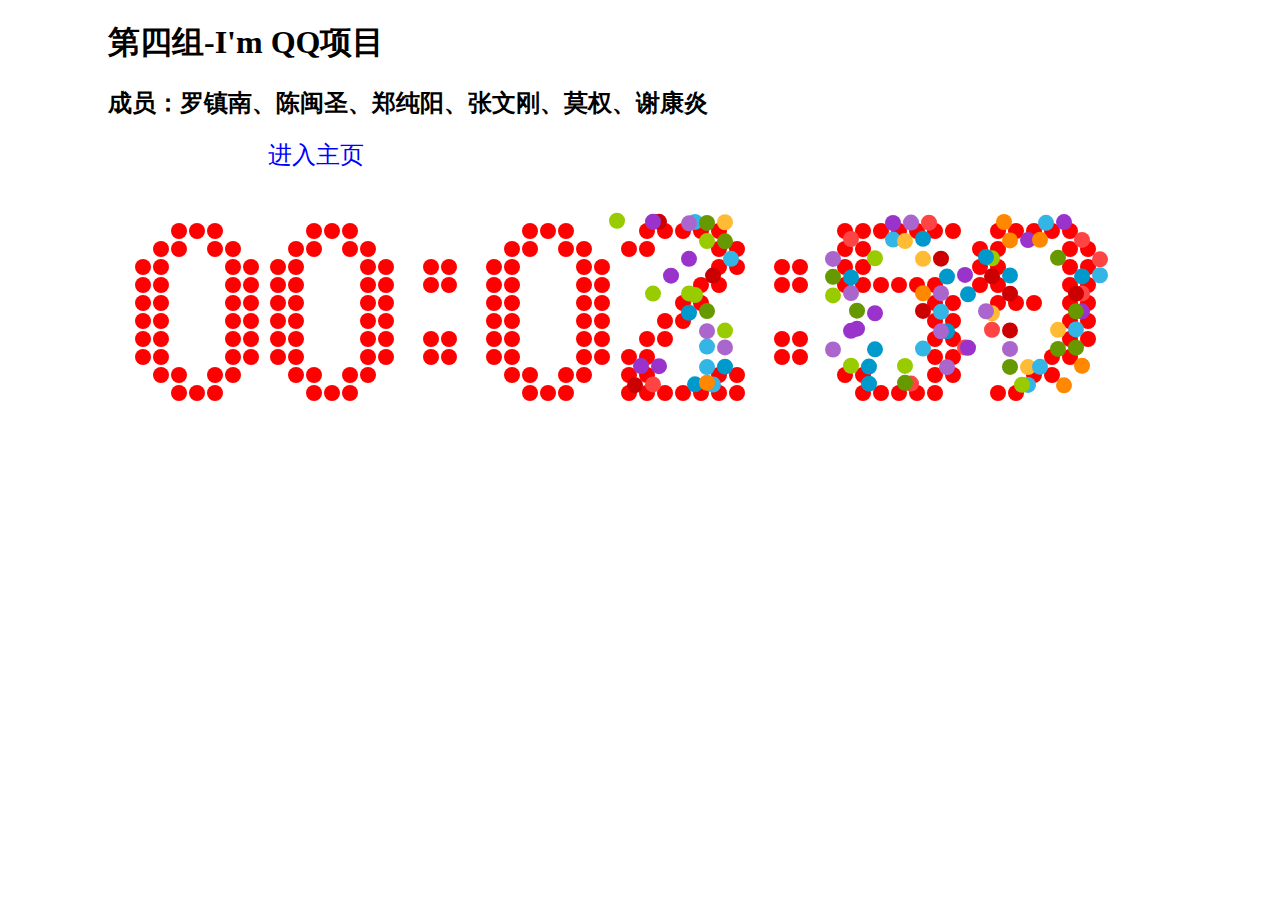
<file: index.html>
<!DOCTYPE html>
<html>
<head lang="en">
    <meta charset="UTF-8">
    <title></title>
    <style type="text/css">
    	#canvas{
    		margin: 0px auto;    		
    	}
       h1,h2{
            margin-left:100px;
        }
        a{
            margin-left:  260px;
            color:blue;
            text-decoration:none;
            font-size:24px;
        }
    </style>
</head>
<body style="height:100%">
<h1>第四组-I'm QQ项目</h1>
<h2>成员：罗镇南、陈闽圣、郑纯阳、张文刚、莫权、谢康炎</h2>
<a href="html/body.html">进入主页</a>
    <canvas id="canvas" style="height:100%">
        当前浏览器不支持Canvas，请更换浏览器后再试
    </canvas>
    <script src="js/digit.js"></script>   
    <script src="js/index.js"></script>
</body>
</html>
</file>
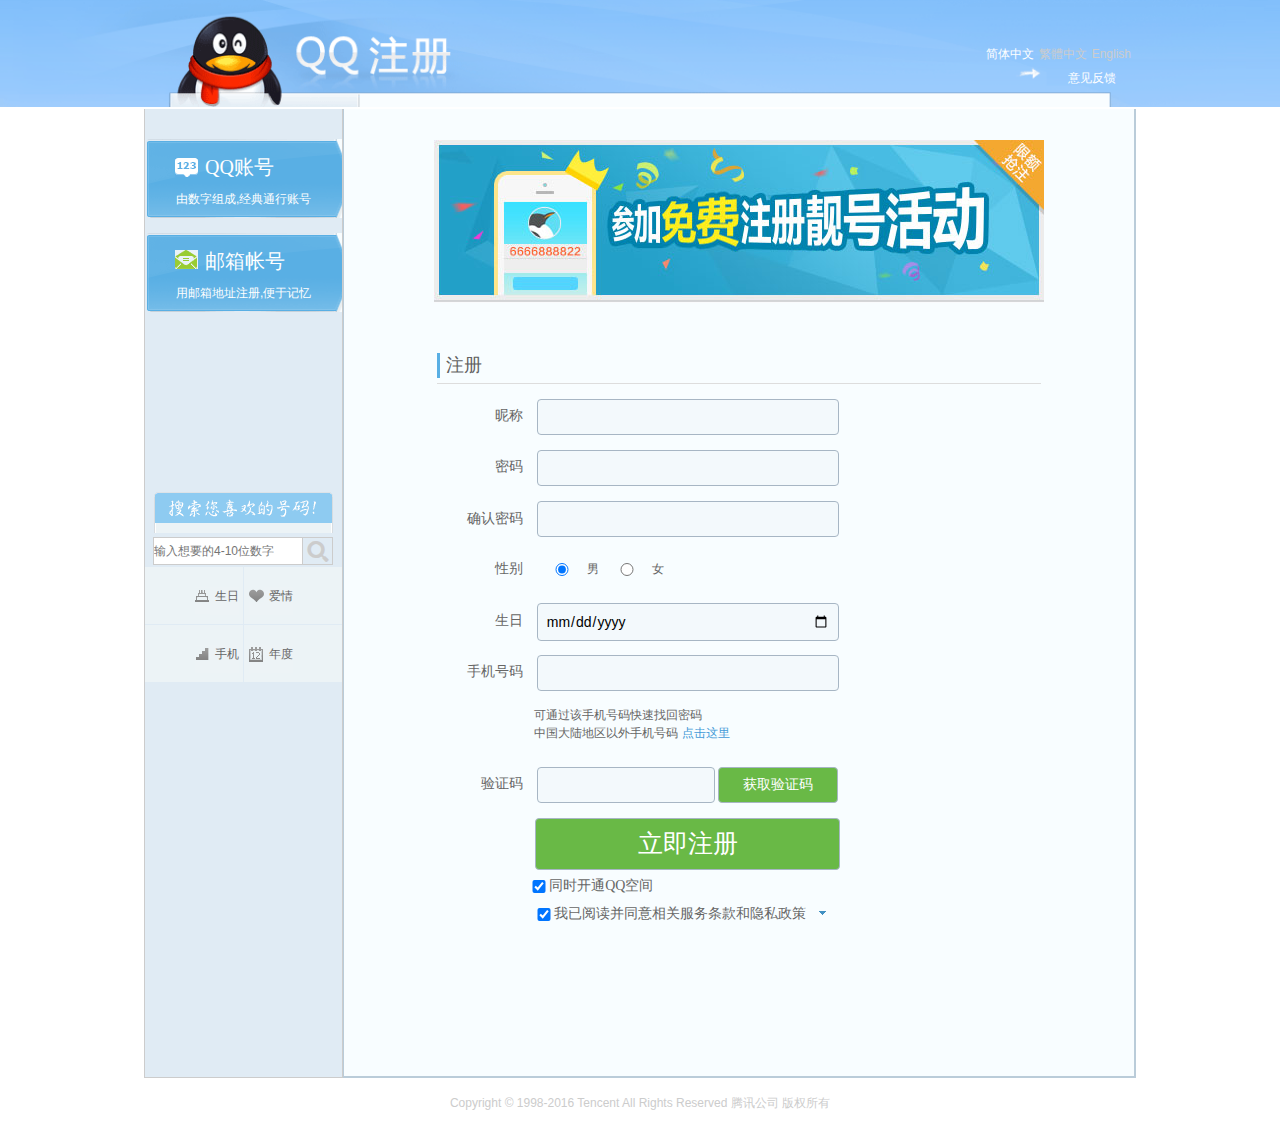
<file: register.html>
<!DOCTYPE html>
<html>
<head lang="en">
    <meta charset="UTF-8">
    <title></title>
    <link rel="shortcut icon" type="image/x-icon" href="favicon.ico"/>
    <link rel="stylesheet" href="css/base.css"/>
    <link rel="stylesheet" href="css/register.css"/>
    <link rel="stylesheet" href="css/fonticon.css"/>
    <script src="js/jquery-3.0.0.min.js"></script>
    <script src="js/template-native.js"></script>
    <script src="ajax.js"></script>
    <script src="js/register.js"></script>

</head>
<body>
<div class="bg">
    <div class="w">
        <header>
            <div>
                <ul>
                    <li><a href="###" class="active">简体中文</a></li>
                    <li><a href="###">繁體中文</a></li>
                    <li><a href="###">English</a></li>
                    <li><a href="###">意见反馈</a></li>

                </ul>
            </div>
        </header>
        <main>
            <aside>
                <div>
                    <span>QQ账号</span>
                    <span>由数字组成,经典通行账号</span>
                </div>
                <div>
                    <span>邮箱帐号</span>
                    <span>用邮箱地址注册,便于记忆</span>
                </div>
                <div>
                    <ul class="search">
                        <li></li>
                        <li>
                            <input type="text" placeholder="输入想要的4-10位数字"/>
                            <span class="iconfont-glass">&#xe62b;</span>
                        </li>
                    </ul>
                    <ul class="number">
                        <li><a href="###">生日</a></li>
                        <li><a href="###">爱情</a></li>
                        <li><a href="###">手机</a></li>
                        <li><a href="###">年度</a></li>
                    </ul>
                </div>
            </aside>
            <article>
                <div class="background-d"></div>
                <div class="haomaTitle">
                    <div class="haoma-inner">注册</div>
                </div>
                <div class="messages">
                    <form id="ajaxForm" method="get">
                        <ul>
                            <li>
                                <label>昵称</label>
                                <input type="text" name="name" class="name">

                                <div></div>
                            </li>
                            <li>
                                <label>密码</label>
                                <input type="password" name="pass" class="pass">

                                <div>
                                    <div style="color: #000" ;>长度为6-16个字符</div>

                                    <div style="color: #000" ;>不能纯数字或字母</div>

                                    <div style="color: #000" ;>不能包含空格</div>
                                </div>
                                <div>
                                    <!--<span class="tips">试试字母、数字、标点的组合吧</span>-->
                                    <!--复杂度还行，再加强一下等级？-->
                                    <!--密码强度好，请记牢！-->
                                </div>
                            </li>
                            <li>
                                <label>确认密码</label>
                                <input type="password" name="repass" class="repass">

                                <div>请再次输入密码</div>
                            </li>
                            <li>
                                <label>性别</label>
                                <input type="radio" value="" name="gender" class="gender" checked/>男
                                <input type="radio" value="" name="gender" class="gender"/>女
                            </li>
                            <li>
                                <label>生日</label>
                                <input type="date" name="date" class="date"/>

                                <div>请选择生日</div>
                            </li>
                            <li>
                                <label>手机号码</label>
                                <input type="text" name="mobile" class="mobile">

                                <div><!--请输入有效的手机号码-->
                                </div>
                            </li>
                            <li>
                                <p>可通过该手机号码快速找回密码</p>

                                <p>中国大陆地区以外手机号码 <a href="###">点击这里</a></p>
                            </li>
                            <li>
                                <label>验证码</label>
                                <input type="text" name="code" class="code">

                                <div>
                                    <!--验证码错误-->
                                </div>
                                <input type="button" name="getcode" class="getcode" value="获取验证码"
                                       style="font-family: '黑体'"/>

                            </li>

                            <li>
                                <input type="button" class="submit" value="立即注册" style="font-family: '黑体'">
                            </li>

                            <li>
                                <label>
                                    <input type="checkbox" checked/><span>同时开通QQ空间</span>
                                </label>
                            </li>
                            <li>
                                <label>
                                    <input type="checkbox" checked class="read checked" /><span>我已阅读并同意相关服务条款和隐私政策</span>
                                </label>

                                <div class="protocol">
                                    <div>
                                        <p>《QQ号码规则》</p>

                                        <p>《QQ空间服务协议》</p>

                                        <p>《隐私政策》</p>
                                    </div>
                                </div>
                            </li>
                        </ul>
                    </form>
                </div>
            </article>
        </main>
        <footer>
            Copyright © 1998-2016 Tencent All Rights Reserved 腾讯公司 版权所有
        </footer>
    </div>
</div>
</body>
</html>
</file>
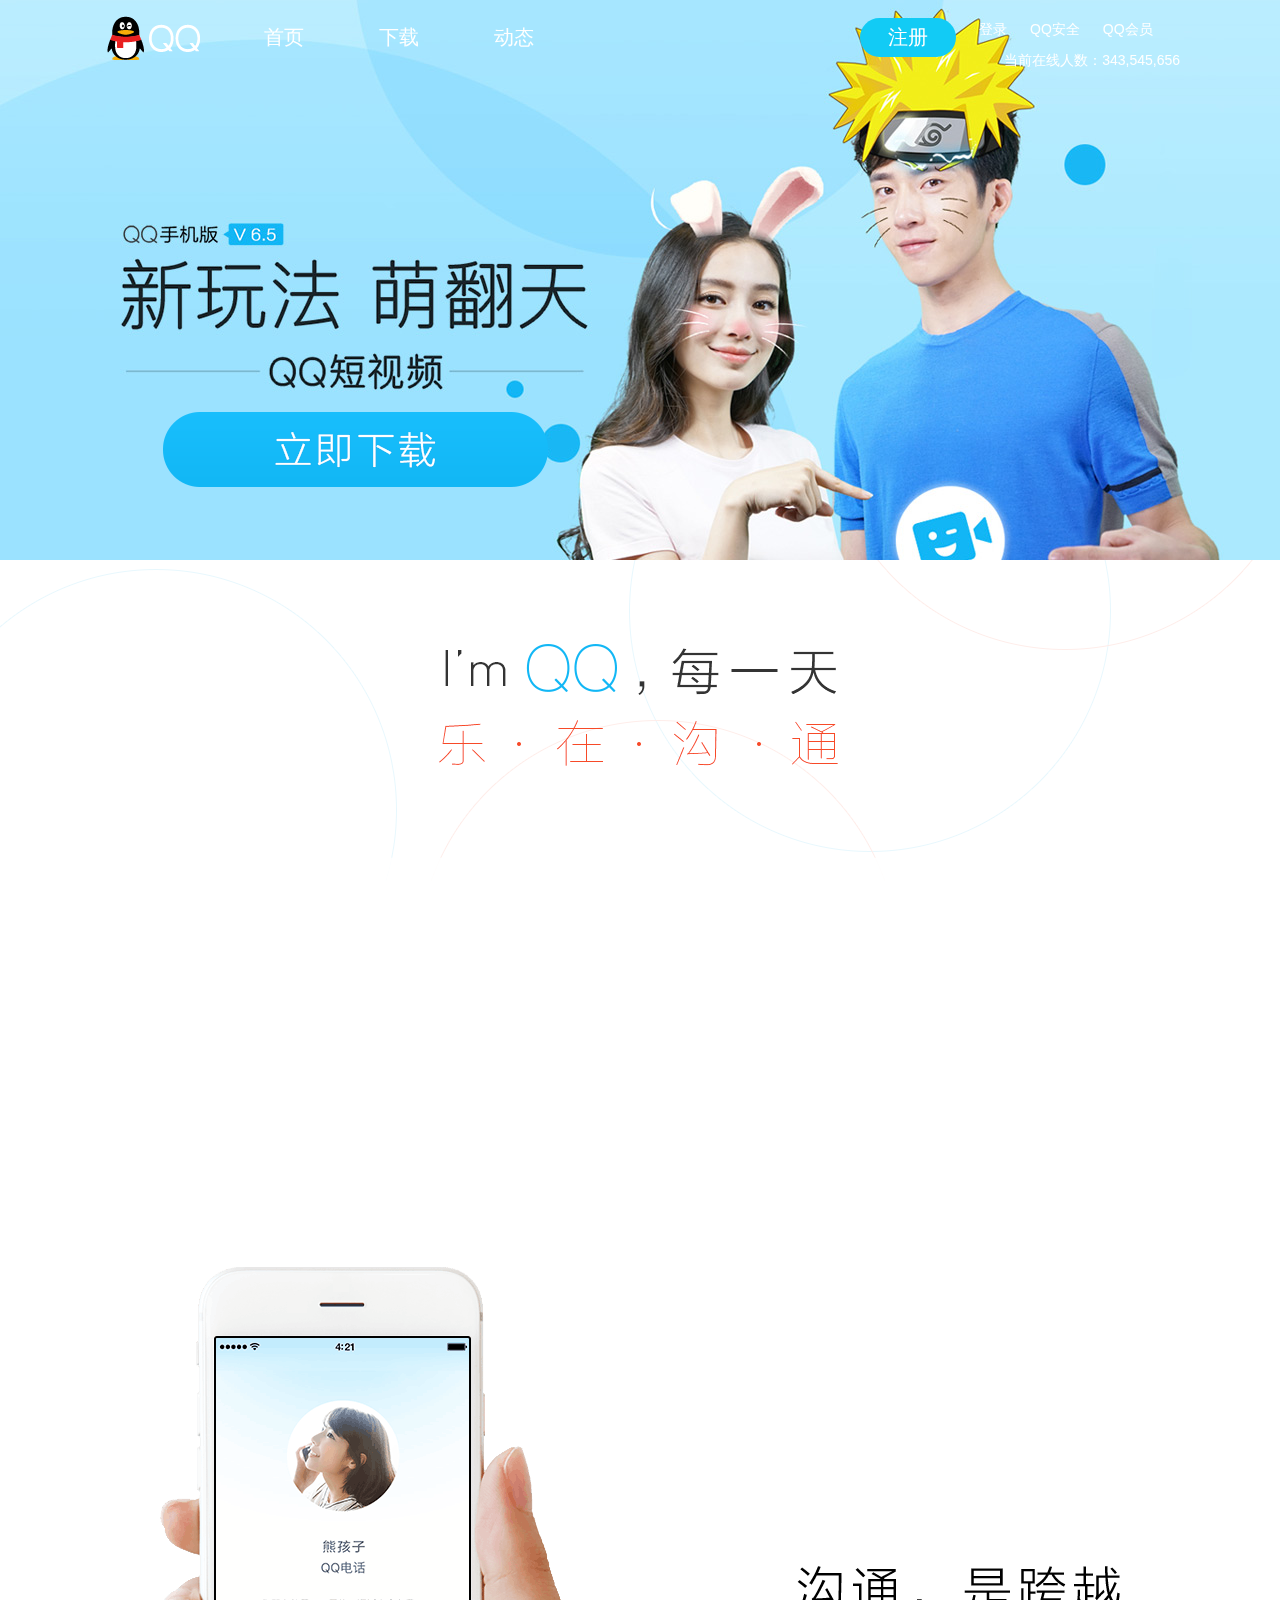
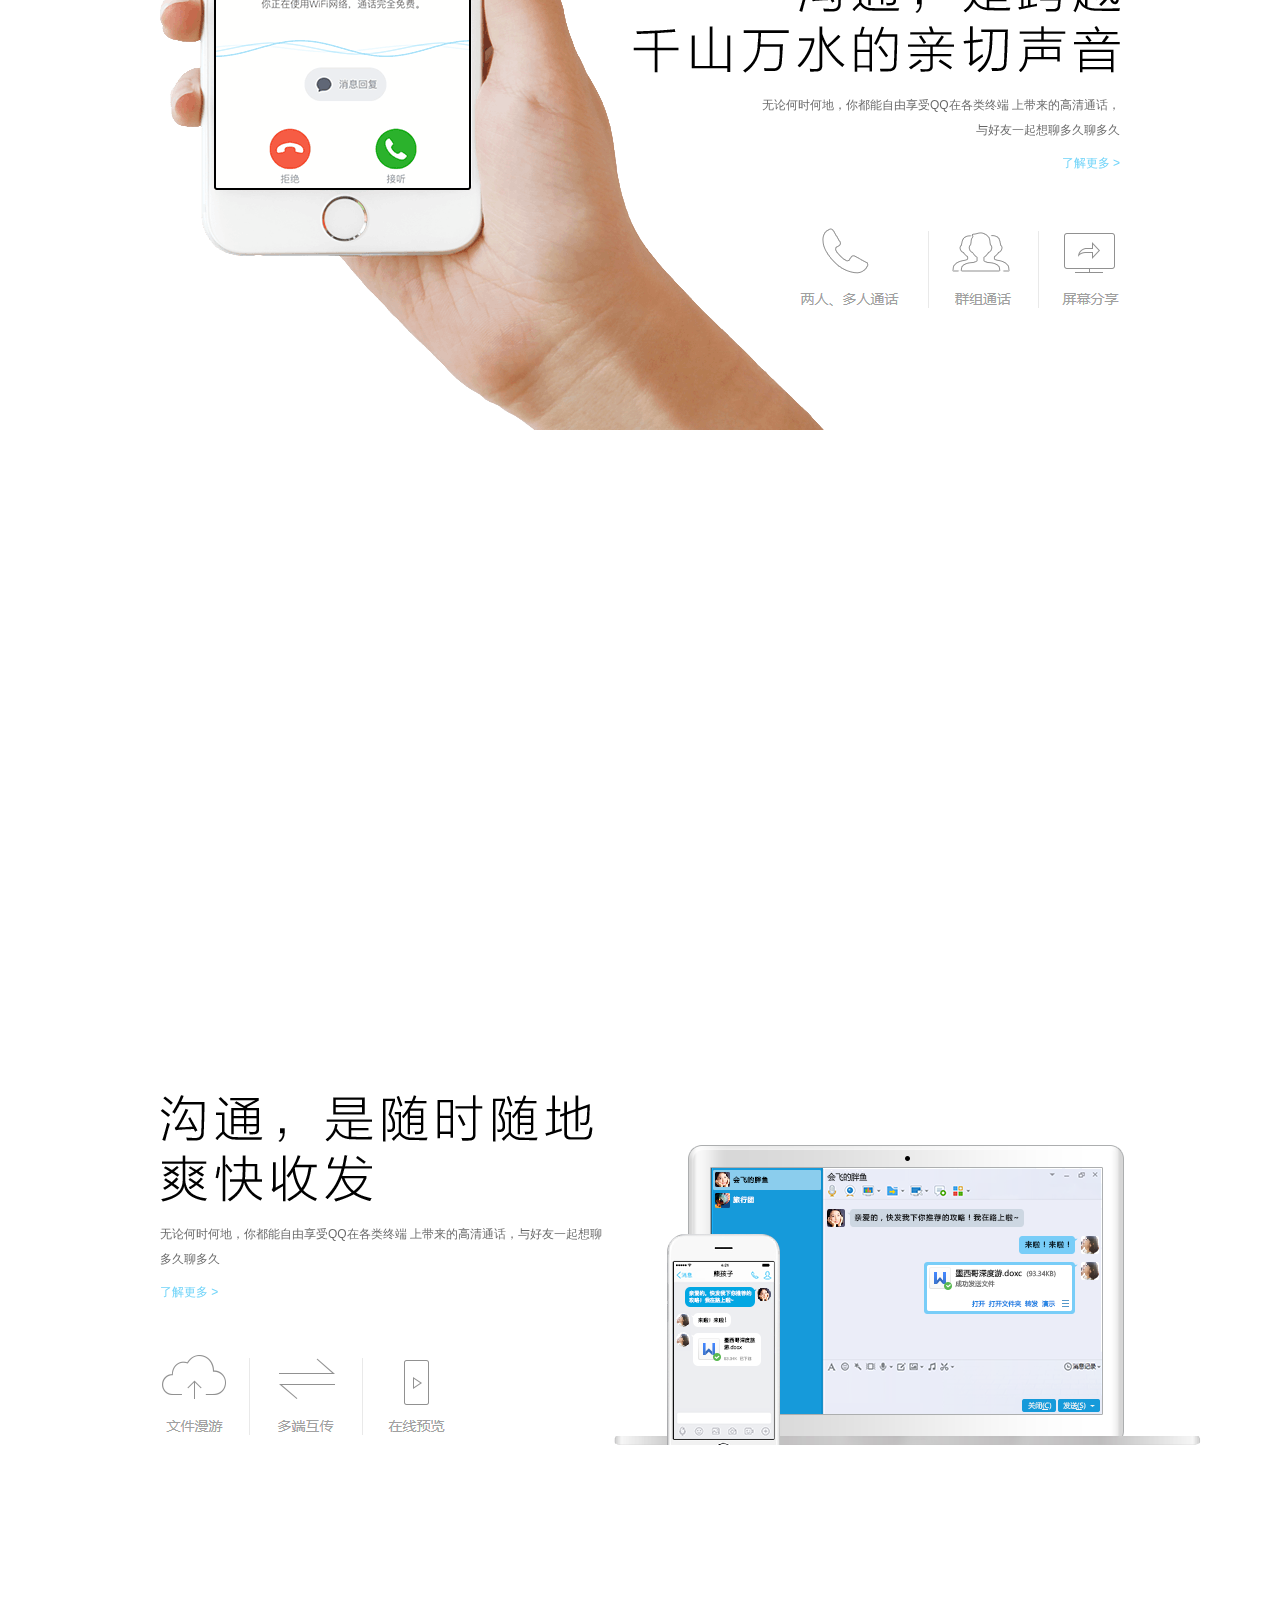
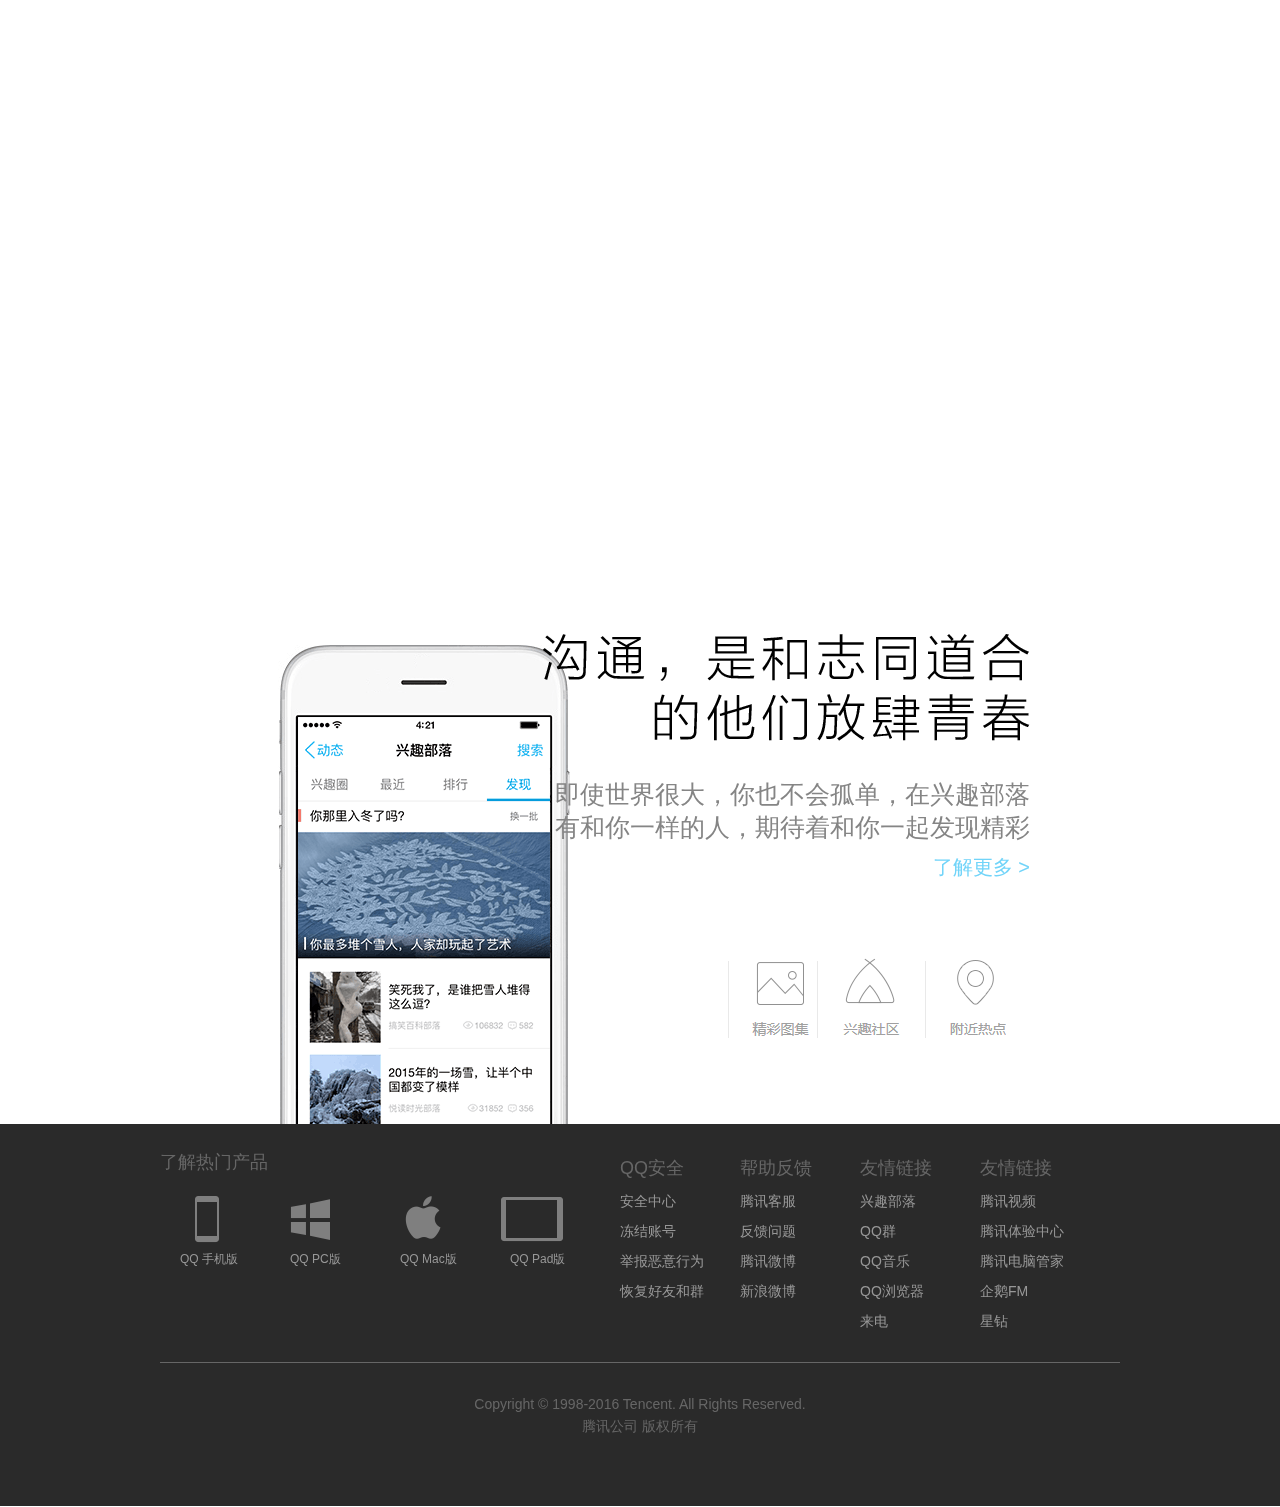
<file: html/body.html>
<!DOCTYPE html>
<html>
<head lang="en">
    <meta charset="UTF-8">
    <title></title>
    <link rel="stylesheet" href="../css/header.css"/>
    <link rel="stylesheet" href="../css/body.css"/>
    <link rel="stylesheet" href="../css/foot.css"/>
    <link rel="stylesheet" href="../css/hehe.css"/>
    <link rel="stylesheet" href="../css/landing.css"/>
    <link rel="shortcut icon" href="../images/favicon.ico"/>
    <script src="../js/jquery-3.0.0.min.js"></script>
    <script src="../js/header.js"></script>
    <script src="../js/landing.js"></script>
</head>
<body>

<!--注册-->
<div class="landing landing1">
    <div class="landing-T">
        <a href="javascript:;">×</a>
    </div>
    <div class="landing-C">
        <div class="fast">快速安全登陆</div>
        <div class="mobile">请使用<a href="javascript:;">QQ手机版</a>扫描二维码</div>
        <div class="safety">安全登陆，防止盗号</div>
        <div class="erwei">
            <img src="../images/pctab12.png" alt=""/>

            <div class="pctab"></div>
        </div>
    </div>
    <div class="landing-B">
        <ul>
            <li><a href="javascript:;" id="landing-B-A" >帐号密码登陆</a></li>
            <li><a href="../register.html">注册新帐号</a></li>
            <li><a href="javascript:;">意见反馈</a></li>
        </ul>
    </div>
</div>
<div class="landing landing2">
    <div class="landing-T">
        <a href="javascript:;">×</a>
    </div>
    <div class="landing-C">
        <div class="fast">帐号密码登陆</div>
        <div class="mobile">推荐使用<a href="javascript:;">快速安全登录</a>，防止盗号。</div>
        <div class="landingInput">
            <form action="">
                <input type="text" placeholder="支持QQ号/邮箱/手机号登陆" class="name"/>
                <br/>
                <input type="password" class="pass"/>
                <br/>
                <input type="button" class="login" value="登录" onclick="login()">
            </form>
        </div>
    </div>
    <div class="landing-B">
        <ul>
            <li><a href="javascript:;">忘了密码？</a></li>
            <li><a href="../register.html">注册新帐号</a></li>
            <li><a href="javascript:;">意见反馈</a></li>
        </ul>
    </div>
</div>


<div class="A-hbox">
    <div class="A-htbox">
        <div class="A-htboxcenter">
            <div class="A-hlogo">
                <a href="javascript:;" class="A-hlogoa" title="qq"></a>
            </div>
            <div class="A-hnav">
                <ul>
                    <li><a href="#">首页</a></li>
                    <li><a href="xiazai.html">下载</a></li>
                    <li><a href="c-dongtai.html">动态</a></li>
                </ul>
            </div>
            <div class="A-hadd">
                <div class="A-hadd1">
                    <a href="../register.html">注册</a>
                </div>
                <div class="A-hadd2">
                    <ul>
                        <li><a href="javascript:;"class="A-hadd2-L" >登录</a></li>
                        <li><a href="javascript:;">QQ安全</a></li>
                        <li><a href="javascript:;">QQ会员</a></li>
                    </ul>
                </div>
                <div class="A-hadd3">
                    <p>当前在线人数：229,006,987</p>
                </div>
            </div>
        </div>
    </div>
    <div class="A-hbut"><a href="xiazai.html" class="A-hbuta"></a></div>
</div>

<!--身体开始-->
<div class="a-backgI"></div>

<div class="a-brand">
    <div class="a-brand-1"></div>
</div>

<div class="a-pic">
    <div class="a-pic-1">
        <div class="a-pic-2"></div>
        <div class="a-pic-3">
            <p class="a-p1"></p>
            <p class="a-p2">无论何时何地，你都能自由享受QQ在各类终端
                上带来的高清通话，与好友一起想聊多久聊多久</p>
            <p class="a-p3"><span>了解更多 ></span></p>
            <ul>
                <li class="li1"></li>
                <li class="li2"></li>
                <li class="li3"></li>
            </ul>
        </div>
    </div>
</div>

<div class="a-haha">
    <div class="a-haha-1">
        <div class="a-haha-2"></div>
        <div class="a-haha-3">
            <p class="a-haha-p1"></p>
            <p class="a-haha-p2">无论何时何地，你都能自由享受QQ在各类终端
                上带来的高清通话，与好友一起想聊多久聊多久</p>
            <p class="a-haha-p3"><span>了解更多 ></span></p>
            <ul>
                <li class="li1"></li>
                <li class="li2"></li>
                <li class="li3"></li>
            </ul>
        </div>
    </div>
</div>



<div class="A-div">
    <img src="../images/pic3.png" alt="" class="A-divPimg"/>
    <img src="../images/qblog_txt.png" alt="" class="A-divPimg2"/>
    <p>即使世界很大，你也不会孤单，在兴趣部落有和你一样的人，期待着和你一起发现精彩</p>
    <a href="javascript:;">了解更多 ></a>
    <ul>
        <li></li>
        <li></li>
        <li></li>
    </ul>
    <div class="A-div1"><img src="../images/qblog_fig1.png" alt=""/></div>
    <div class="A-div2"><img src="../images/qblog_fig2.png" alt=""/></div>
    <div class="A-div3"><img src="../images/qblog_fig3.png" alt=""/></div>
</div>


<!--身体结束-->

<div class="a-foot">
    <div class="a-foot-top">
        <div class="a-foot-top-left">
            <p>了解热门产品</p>
            <ul>
                <li class="li1">
                    <div></div>
                    <span>QQ 手机版</span>
                </li>
                <li class="li2">
                    <div></div>
                    <span>QQ PC版</span>
                </li>
                <li class="li3">
                    <div></div>
                    <span>QQ Mac版</span>
                </li>
                <li class="li4">
                    <div></div>
                    <span>QQ Pad版</span>
                </li>
            </ul>
        </div>
        <div class="a-foot-top-right">
            <div>
                <p>QQ安全</p>
                <ul>
                    <li>安全中心</li>
                    <li>冻结账号</li>
                    <li>举报恶意行为</li>
                    <li>恢复好友和群</li>
                </ul>
            </div>
            <div>
                <p>帮助反馈</p>
                <ul>
                    <li>腾讯客服</li>
                    <li>反馈问题</li>
                    <li>腾讯微博</li>
                    <li>新浪微博</li>
                </ul>
            </div>
            <div>
                <p>友情链接</p>
                <ul>
                    <li>兴趣部落</li>
                    <li>QQ群</li>
                    <li>QQ音乐</li>
                    <li>QQ浏览器</li>
                    <li>来电</li>
                </ul>
            </div>
            <div>
                <p>友情链接</p>
                <ul>
                    <li>腾讯视频</li>
                    <li>腾讯体验中心</li>
                    <li>腾讯电脑管家</li>
                    <li>企鹅FM</li>
                    <li>星钻</li>
                </ul>
            </div>
        </div>
    </div>
    <div class="a-foot-buttom">
        <p>Copyright © 1998-2016 Tencent. All Rights Reserved.</p>
        <p>腾讯公司 版权所有</p>
    </div>
</div>


<div class="lmask"></div>
</body>
</html>
</file>
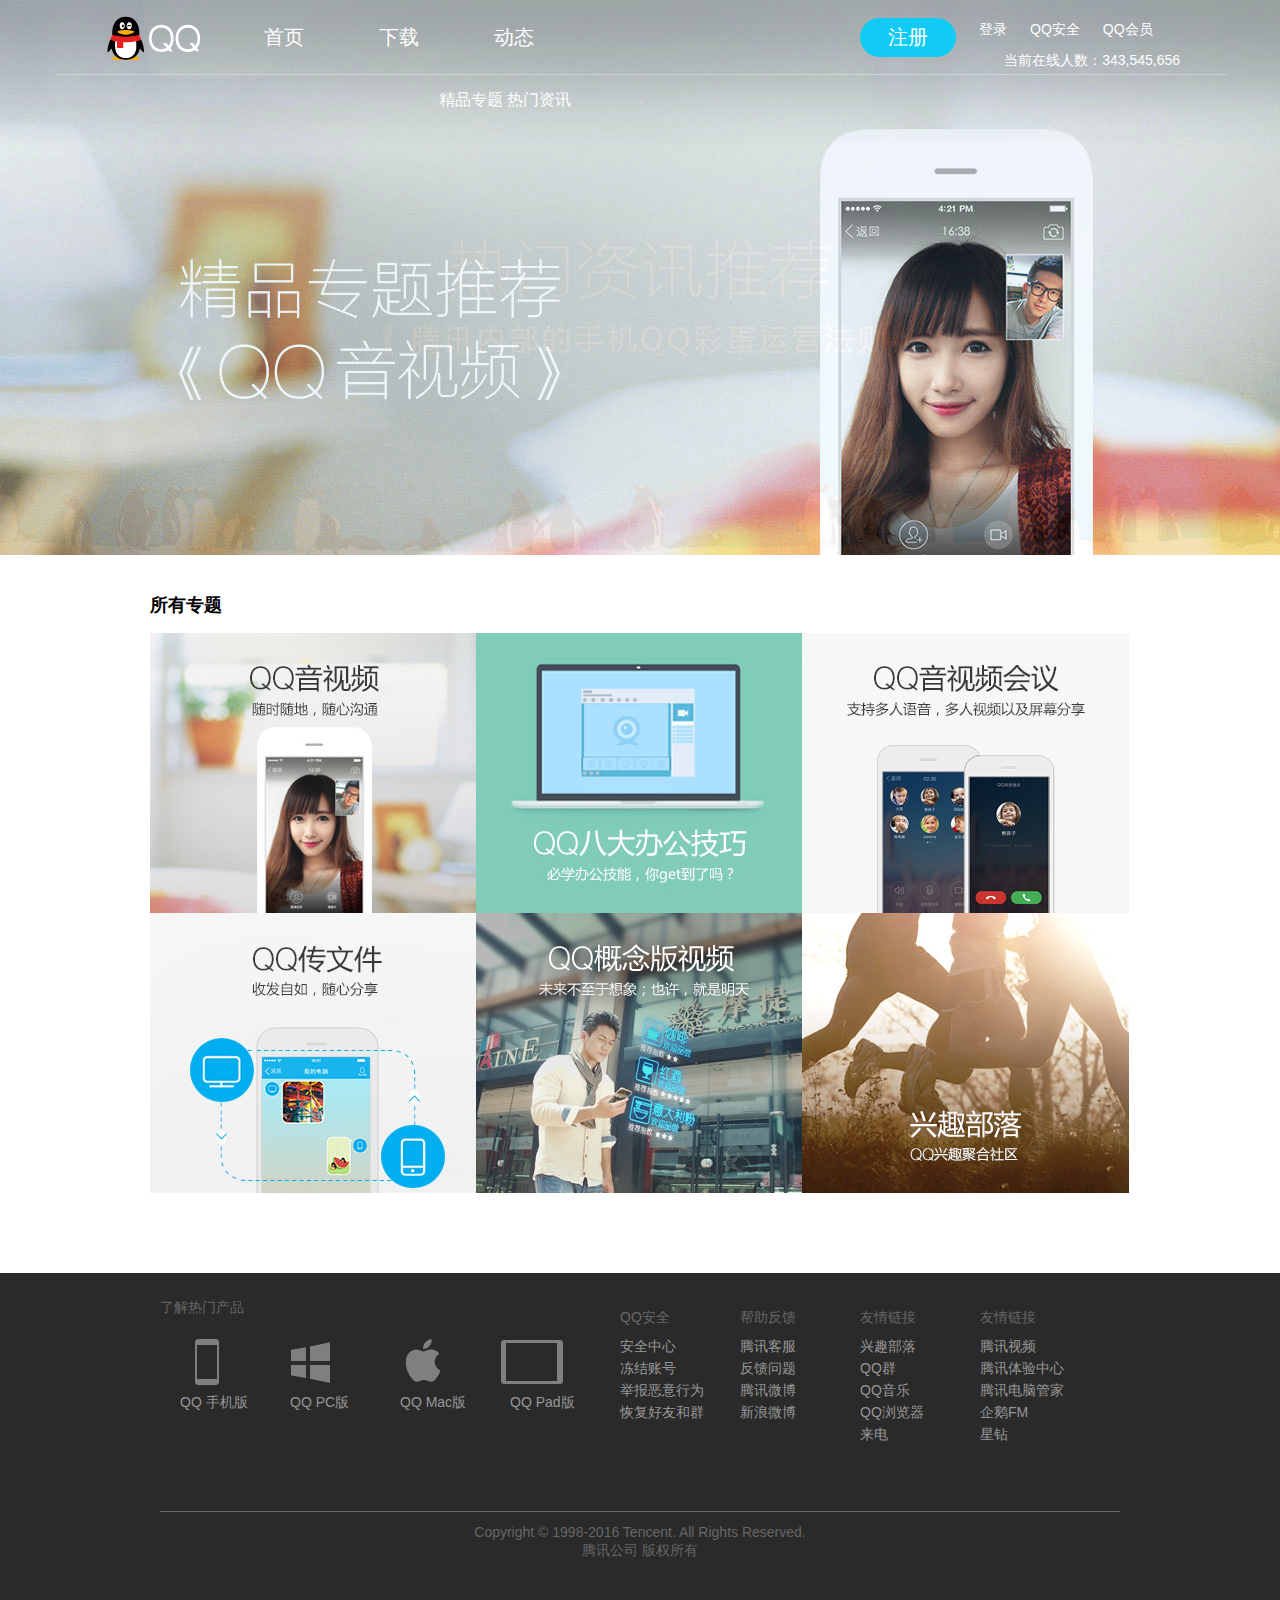
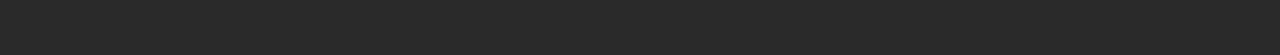
<file: html/c-dongtai.html>
<!DOCTYPE html>
<html lang="en">
<head>
	<meta charset="UTF-8">
	<title>QQ动态</title>
	<script type="text/javascript" src="../js/jquery-3.0.0.min.js"></script>
	<script type="text/javascript" src="../js/template-native.js"></script>
	<script type="text/javascript" src="../js/C-dongtai.js"></script>
	<script type="text/javascript" src="../js/header.js"></script>
	<link rel="stylesheet" type="text/css" href="../css/dongtai.css">
	<link rel="stylesheet" href="../css/landing.css"/>
	<script src="../js/landing.js"></script>
	<style type="text/css">
	
	</style>
<script type="text/template" id="template01"> 
   <%for(var i=0; i<tt.length;i++){%>
		<li>
			<a href="javascript:;">
				<span class="C-date"><%=tt[i].date%></span>
				<span class="C-source"><%=tt[i].from%></span>
				<div class="C-coun-first"><%=tt[i].new%></div>				
				<p><%=tt[i].title%></p>
		</a>
	</li>
  <%}%>
	
</script>
	
</head>
<body>
<!-- 头部开始 -->
<!--注册-->
<div class="landing landing1">
	<div class="landing-T">
		<a href="javascript:;">×</a>
	</div>
	<div class="landing-C">
		<div class="fast">快速安全登陆</div>
		<div class="mobile">请使用<a href="javascript:;">QQ手机版</a>扫描二维码</div>
		<div class="safety">安全登陆，防止盗号</div>
		<div class="erwei">
			<img src="../images/pctab12.png" alt=""/>

			<div class="pctab"></div>
		</div>
	</div>
	<div class="landing-B">
		<ul>
			<li><a href="javascript:;" id="landing-B-A" >帐号密码登陆</a></li>
			<li><a href="../register.html">注册新帐号</a></li>
			<li><a href="javascript:;">意见反馈</a></li>
		</ul>
	</div>
</div>
<div class="landing landing2">
	<div class="landing-T">
		<a href="javascript:;">×</a>
	</div>
	<div class="landing-C">
		<div class="fast">帐号密码登陆</div>
		<div class="mobile">推荐使用<a href="javascript:;">快速安全登录</a>，防止盗号。</div>
		<div class="landingInput">
			<form action="">
				<input type="text" placeholder="支持QQ号/邮箱/手机号登陆" class="name"/>
				<br/>
				<input type="password" class="pass"/>
				<br/>
				<input type="button" class="login" value="登录" onclick="login()">
			</form>
		</div>
	</div>
	<div class="landing-B">
		<ul>
			<li><a href="javascript:;">忘了密码？</a></li>
			<li><a href="../register.html">注册新帐号</a></li>
			<li><a href="javascript:;">意见反馈</a></li>
		</ul>
	</div>
</div>
<!-- 头部结束 -->

<!-- 广告 -->
	<div class="C-banner">
	 <div class="A-htbox">
        <div class="A-htboxcenter">
            <div class="A-hlogo">
                <a href="javascript:;" class="A-hlogoa" title="qq"></a>
            </div>
            <div class="A-hnav">
                <ul>
                    <li><a href="body.html">首页</a></li>
                    <li><a href="xiazai.html">下载</a></li>
                    <li><a href="###">动态</a></li>
                </ul>
            </div>
            <div class="A-hadd">
                <div class="A-hadd1">
                    <a href="../register.html">注册</a>
                </div>
                <div class="A-hadd2">
                    <ul>
                        <li><a href="javascript:;" class="A-hadd2-L">登录</a></li>
                        <li><a href="javascript:;">QQ安全</a></li>
                        <li><a href="javascript:;">QQ会员</a></li>
                    </ul>
                </div>
                <div class="A-hadd3">
                    <p>当前在线人数：229,006,987</p>
                </div>
            </div>
        </div>
    </div>
		<ul id="C-banner">
			<li class="C-banner-one"><a href="javascript:;"><img src="../images/alb_bn.jpg"></a></li>
			<li class="C-banner-two"><a href="javascript:;"><img src="../images/news_banner1.jpg"></a></li>
			<div class="C-link">
			<span class="C-link-jin">精品专题</span>
			<span class="C-link-new">热门资讯</span>
			</div>			
		</ul>
	</div>
	<!-- //主要内容d第一部分 -->
	<div class="C-count">
		<h1>所有专题</h1>
		<div class="C-countWrap">		
			<ul id="C-countWrap">
				<li class="C-countWrap-one">
					<a href="javascript:;"><img src="../images/alb_1.jpg"></a>
					<a href="javascript;:" class="C-ahover">
						<h2>QQ音视频</h2>
						<p>随时随地，随心沟通</p>
						<div class="vw">
							<span>查看专题</span>
						</div>
						
					</a>
				</li>
				<li>
					<a href="javascript:;"><img src="../images/alb_2.jpg"></a>
					<a href="javascript;:" class="C-ahover">
						<h2>QQ八大办公技巧</h2>
						<p>必学办公技能，你get到了吗？</p>
						<div class="vw">
							<span>查看专题</span>
						</div>
						
					</a>
				</li>
				
				<li>
					<a href="javascript:;"><img src="../images/alb_3.jpg"></a>
					<a href="javascript;:" class="C-ahover">
						<h2>QQ音视频会议</h2>
						<p>支持多人语音，多人视频以及屏幕分享</p>
						<div class="vw">
							<span>查看专题</span>
						</div>
						
					</a>
				</li>
				<li>
					<a href="javascript:;"><img src="../images/alb_4.jpg"></a>
					<a href="javascript;:" class="C-ahover">
						<h2>QQ传文件</h2>
						<p>收发自如，随心分享</p>
						<div class="vw">
							<span>查看专题</span>
						</div>
						
					</a>
				</li>
				<li>
					<a href="javascript:;"><img src="../images/alb_5.jpg"></a>
					<a href="javascript;:" class="C-ahover">
						<h2>QQ概念版视频</h2>
						<p>未来不至于想象；也许，就是明天</p>
						<div class="vw">
							<span>查看专题</span>
						</div>
						
					</a>
				</li>
				<li>
					<a href="javascript:;"><img src="../images/alb_6.jpg"></a>
					<a href="javascript;:" class="C-ahover">
						<h2>兴趣部落</h2>
						<p>QQ兴趣聚合社区</p>
						<div class="vw">
							<span>查看专题</span>
						</div>
						
					</a>
				</li>
			</ul>
		</div>
	</div>
<!-- 主体第一部分结束 -->
<!-- 主体第二部分开始 -->
	<div class="C-count-new">
		<ul>
			<li><a href="javascript:;">
				<span class="C-date">11月24日</span>
				<span class="C-source">机锋网</span>
				<div class="C-coun-first">抢鲜升级！手机QQ6.0的正确使用姿势</div>
				
				<p>【机锋评测】最近，小编获悉了腾讯即将上线手机QQ6.0版本的消息，随即在腾讯体验中心界面，出现了手机QQ6.0的体验申请。随着PC端向移动端的转移，手机QQ作为我们日常工作和生活中不可或缺一个应用，它的更新也与我们有着密切的联系。</p>
			</a>
			</li>
			<li><a href="javascript:;">
				<span class="C-date">11月9日</span>
				<span class="C-source">cnBeta</span>
				<div class="C-coun-first">Android/iPhone QQ v6.0发布 视频对讲聊天就是有看头</div>
				
				<p>腾讯体验中心又同时发布了Android QQ / iPhone QQ v6.0 测试版更新，新版QQ视频对讲聊天就是有看头，个人中心增加天气模块实时查看各地天气，搜索功能升级，一搜即达联系人、群组、聊天记录、公众号和收藏，QQ附近支持自主创建同城热聊...</p>
			</a>
			</li>
			<li><a href="javascript:;">
				<span class="C-date">7月14日</span>
				<span class="C-source">机锋网</span>
				<div class="C-coun-first">QQ新增动漫入口 腾讯抢占IP想做全民动漫</div>
				
				<p>年收入170万的七度鱼是腾讯动漫上收入最高的动漫作者，这还不包括其他版权合作费用（正版周边、手游IP的5000万授权费等）。他的搞笑丧尸类漫画《尸兄》系列已经出到第二季。自2011年上线以来，收获了3500万粉丝数，在线点击量突破54亿...</p>
			</a>
			</li>
			<p class="C-loading" pageNum ='1'>加载更多...</p>
		</ul>
	</div>


<!-- 主体第二部分结束 -->

	<!-- 底部部分开始	 -->
  <div class="a-foot">
        <div class="a-foot-top">
            <div class="a-foot-top-left">
                <p>了解热门产品</p>
                <ul>
                    <li class="li1">
                        <div></div>
                        <span>QQ 手机版</span>
                    </li>
                    <li class="li2">
                        <div></div>
                        <span>QQ PC版</span>
                    </li>
                    <li class="li3">
                        <div></div>
                        <span>QQ Mac版</span>
                    </li>
                    <li class="li4">
                        <div></div>
                        <span>QQ Pad版</span>
                    </li>
                </ul>
            </div>
            <div class="a-foot-top-right">
                 <div>
                     <p>QQ安全</p>
                     <ul>
                         <li>安全中心</li>
                         <li>冻结账号</li>
                         <li>举报恶意行为</li>
                         <li>恢复好友和群</li>
                     </ul>
                 </div>
                 <div>
                     <p>帮助反馈</p>
                     <ul>
                         <li>腾讯客服</li>
                         <li>反馈问题</li>
                         <li>腾讯微博</li>
                         <li>新浪微博</li>
                     </ul>
                 </div>
                 <div>
                     <p>友情链接</p>
                     <ul>
                         <li>兴趣部落</li>
                         <li>QQ群</li>
                         <li>QQ音乐</li>
                         <li>QQ浏览器</li>
                         <li>来电</li>
                     </ul>
                 </div>
                 <div>
                     <p>友情链接</p>
                     <ul>
                         <li>腾讯视频</li>
                         <li>腾讯体验中心</li>
                         <li>腾讯电脑管家</li>
                         <li>企鹅FM</li>
                         <li>星钻</li>
                     </ul>
                 </div>
            </div>
        </div>
        <div class="a-foot-buttom">
            <p>Copyright © 1998-2016 Tencent. All Rights Reserved.</p>
            <p>腾讯公司 版权所有</p>
        </div>
    </div>
	<!-- 底部部分结束 -->
</body>
</html>
</file>
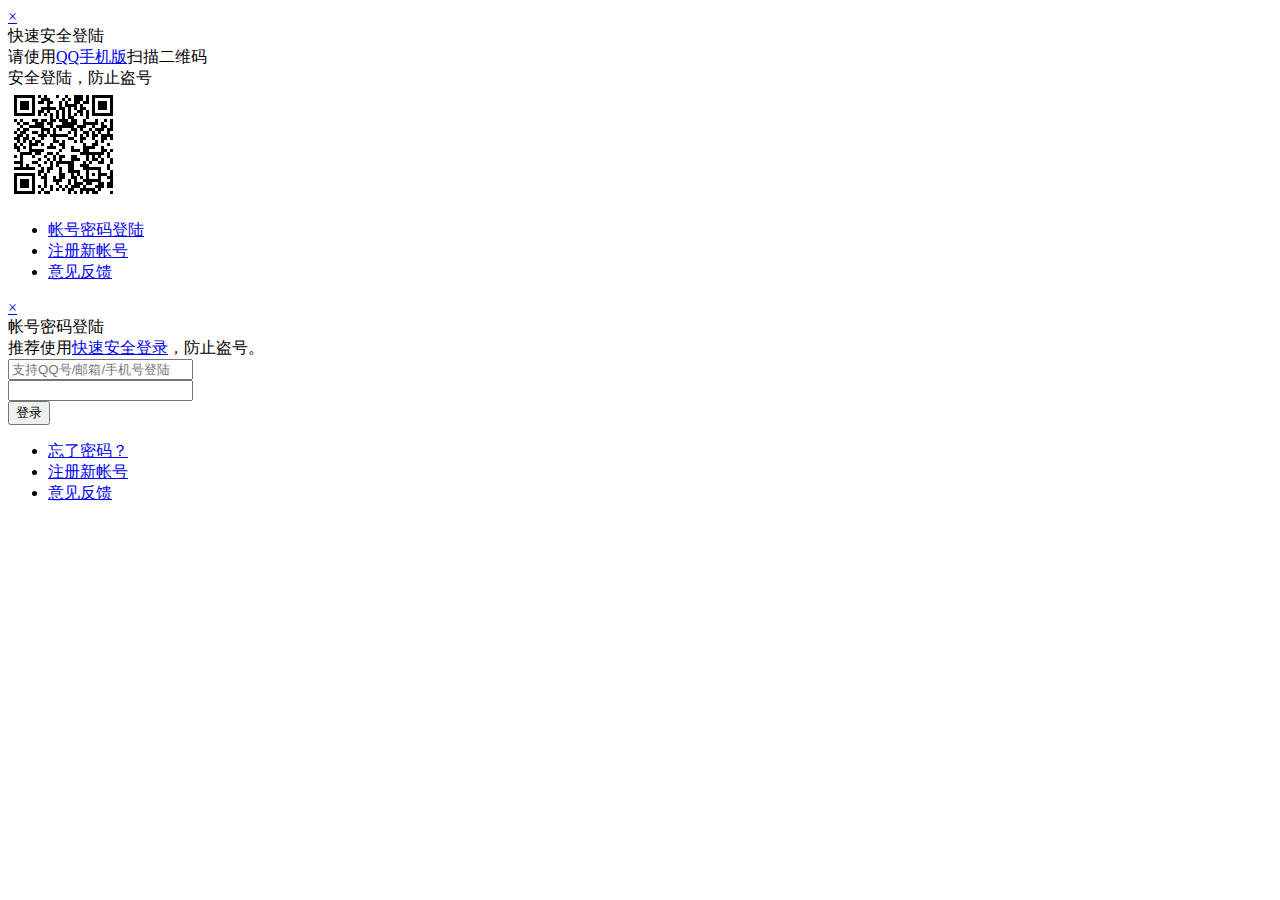
<file: html/vp.html>
<!DOCTYPE html>
<html>
<head lang="en">
    <meta charset="UTF-8">
    <title>zhuce</title>
</head>
<body>
<!--注册-->
<div class="landing landing1">
    <div class="landing-T">
        <a href="javascript:;">×</a>
    </div>
    <div class="landing-C">
        <div class="fast">快速安全登陆</div>
        <div class="mobile">请使用<a href="javascript:;">QQ手机版</a>扫描二维码</div>
        <div class="safety">安全登陆，防止盗号</div>
        <div class="erwei">
            <img src="../images/pctab12.png" alt=""/>

            <div class="pctab"></div>
        </div>
    </div>
    <div class="landing-B">
        <ul>
            <li><a href="javascript:;" id="landing-B-A" >帐号密码登陆</a></li>
            <li><a href="../register.html">注册新帐号</a></li>
            <li><a href="javascript:;">意见反馈</a></li>
        </ul>
    </div>
</div>
<div class="landing landing2">
    <div class="landing-T">
        <a href="javascript:;">×</a>
    </div>
    <div class="landing-C">
        <div class="fast">帐号密码登陆</div>
        <div class="mobile">推荐使用<a href="javascript:;">快速安全登录</a>，防止盗号。</div>
        <div class="landingInput">
            <form action="">
                <input type="text" placeholder="支持QQ号/邮箱/手机号登陆" class="name"/>
                <br/>
                <input type="password" class="pass"/>
                <br/>
                <input type="button" class="login" value="登录" onclick="login()">
            </form>
        </div>
    </div>
    <div class="landing-B">
        <ul>
            <li><a href="javascript:;">忘了密码？</a></li>
            <li><a href="../register.html">注册新帐号</a></li>
            <li><a href="javascript:;">意见反馈</a></li>
        </ul>
    </div>
</div>
</body>
</html>
</file>
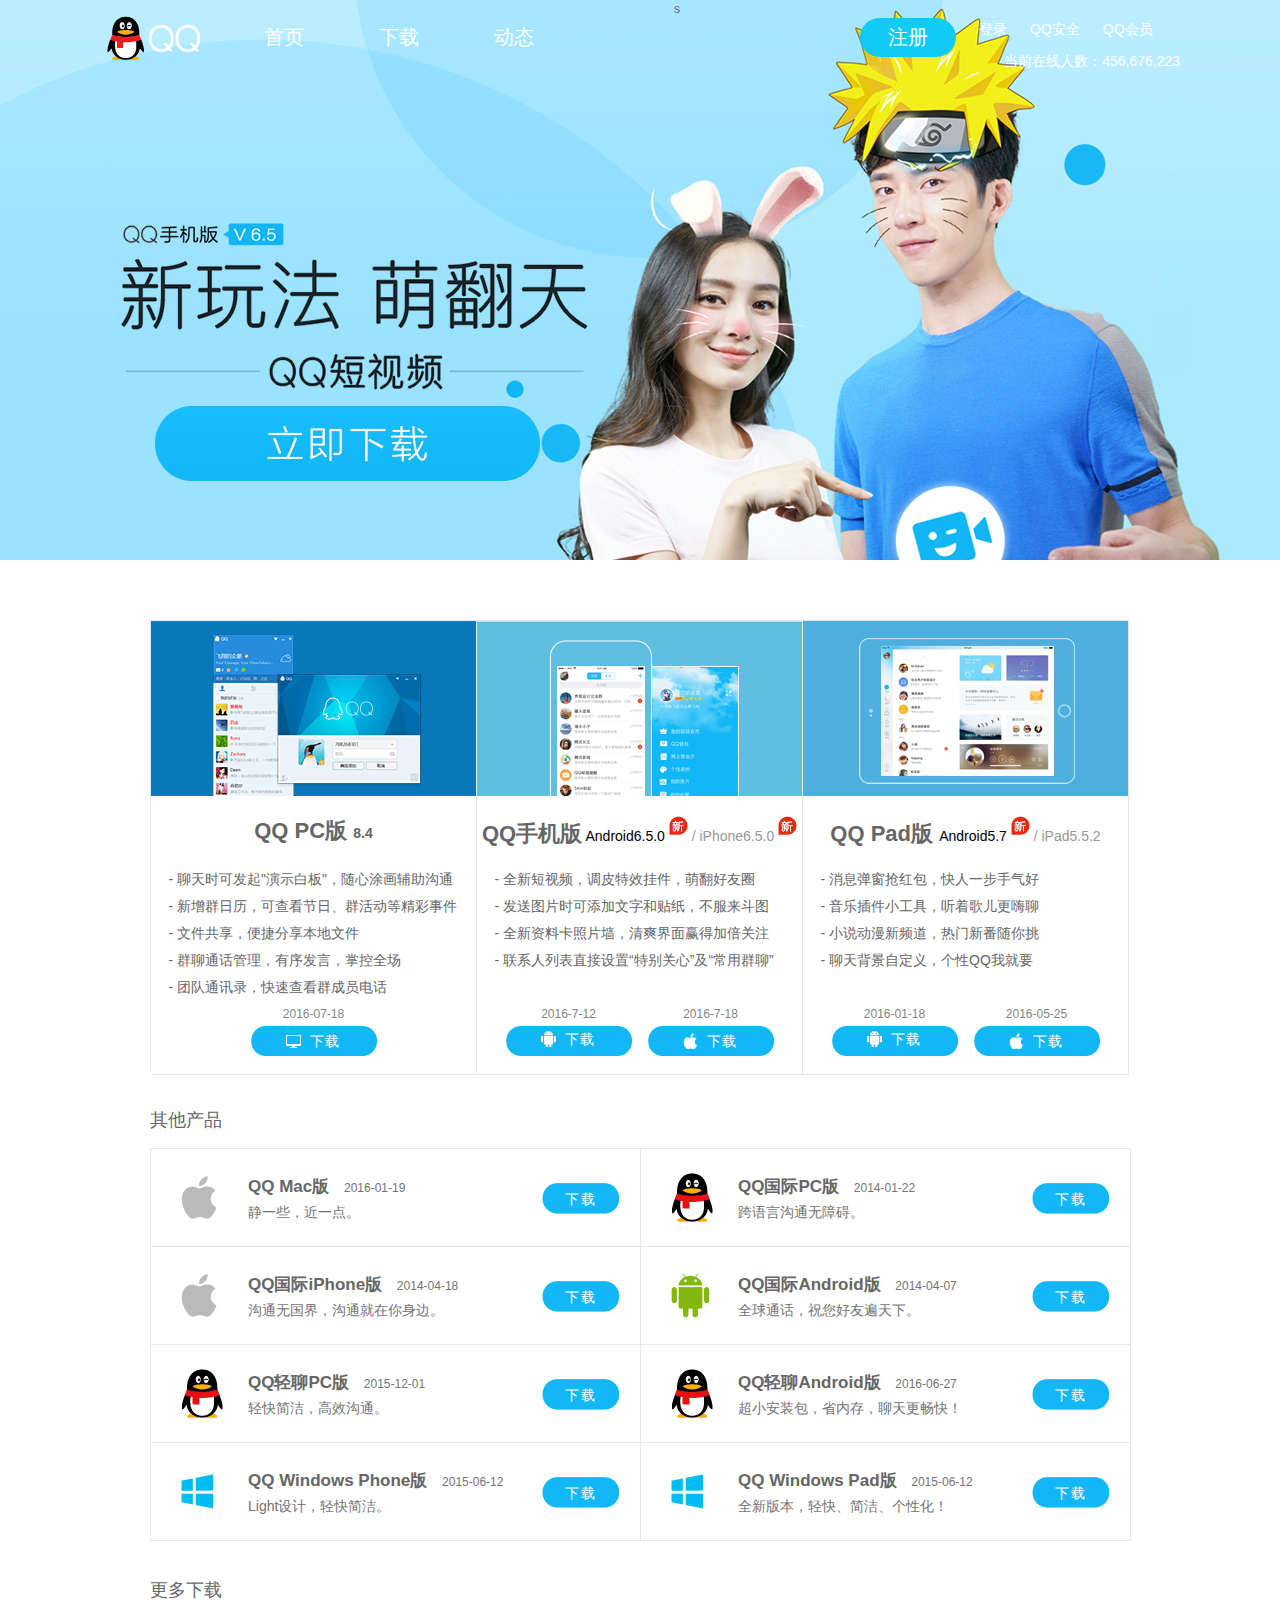
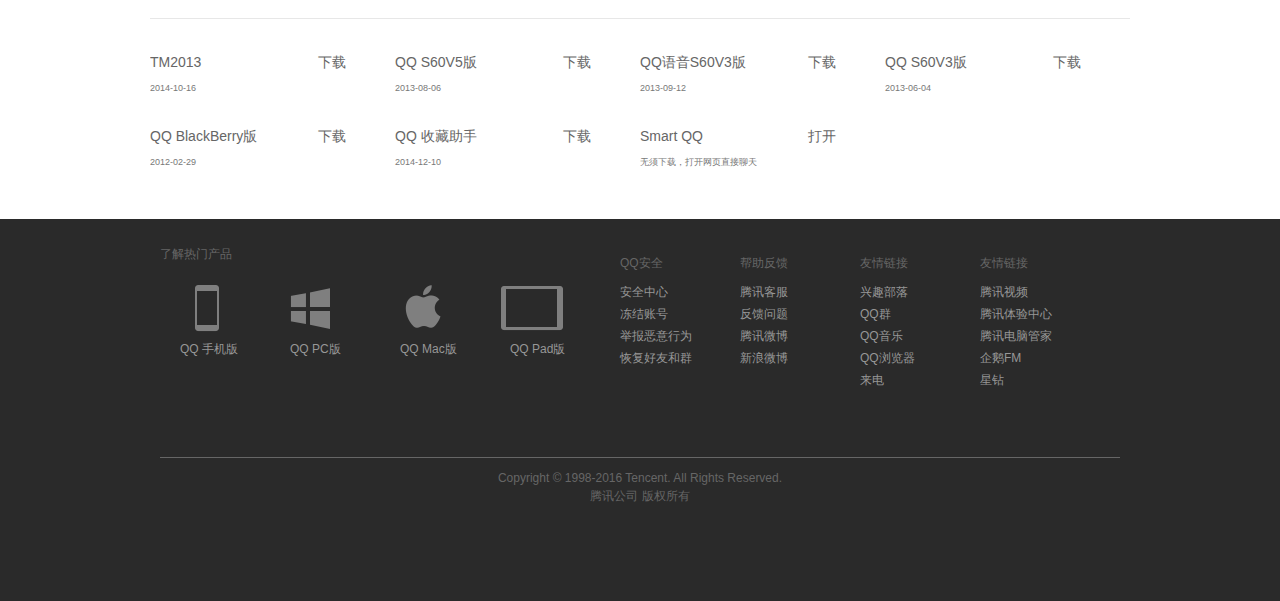
<file: html/xiazai.html>
<!DOCTYPE html>
<html>
<head lang="en">
    <meta charset="UTF-8">
    <title>im.qq注册</title>
    <link rel="stylesheet" href="../css/xiazai.css"/>
    <link rel="stylesheet" href="../css/landing.css"/>
    <script src="../js/jquery-3.0.0.min.js"></script>
    <script src="../js/header.js"></script>
    <script src="../js/landing.js"></script>
    <script src="../js/xiazai.js"></script>

</head>
<body>
<!--注册-->
<div class="landing landing1">
    <div class="landing-T">
        <a href="javascript:;">×</a>
    </div>
    <div class="landing-C">
        <div class="fast">快速安全登陆</div>
        <div class="mobile">请使用<a href="javascript:;">QQ手机版</a>扫描二维码</div>
        <div class="safety">安全登陆，防止盗号</div>
        <div class="erwei">
            <img src="../images/pctab12.png" alt=""/>

            <div class="pctab"></div>
        </div>
    </div>
    <div class="landing-B">
        <ul>
            <li><a href="javascript:;" id="landing-B-A" >帐号密码登陆</a></li>
            <li><a href="../register.html">注册新帐号</a></li>
            <li><a href="javascript:;">意见反馈</a></li>
        </ul>
    </div>
</div>
<div class="landing landing2">
    <div class="landing-T">
        <a href="javascript:;">×</a>
    </div>
    <div class="landing-C">
        <div class="fast">帐号密码登陆</div>
        <div class="mobile">推荐使用<a href="javascript:;">快速安全登录</a>，防止盗号。</div>
        <div class="landingInput">
            <form action="">
                <input type="text" placeholder="支持QQ号/邮箱/手机号登陆" class="name"/>
                <br/>
                <input type="password" class="pass"/>
                <br/>
                <input type="button" class="login" value="登录" onclick="login()">
            </form>
        </div>
    </div>
    <div class="landing-B">
        <ul>
            <li><a href="javascript:;">忘了密码？</a></li>
            <li><a href="../register.html">注册新帐号</a></li>
            <li><a href="javascript:;">意见反馈</a></li>
        </ul>
    </div>
</div>
<!--头部开始-->
<div class="A-hbox">
    <div class="A-htbox">
        <div class="A-htboxcenter">
            <div class="A-hlogo">
                <a href="javascript:;" class="A-hlogoa" title="qq"></a>
            </div>
            <div class="A-hnav">
                <ul>
                    <li><a href="body.html">首页</a></li>
                    <li><a href="#">下载</a></li>
                    <li><a href="c-dongtai.html">动态</a></li>
                </ul>
            </div>s
            <div class="A-hadd">
                <div class="A-hadd1">
                    <a href="../register.html">注册</a>
                </div>
                <div class="A-hadd2">
                    <ul>
                        <li><a href="javascript:;" class="A-hadd2-L">登录</a></li>
                        <li><a href="javascript:;">QQ安全</a></li>
                        <li><a href="javascript:;">QQ会员</a></li>
                    </ul>
                </div>
                <div class="A-hadd3">
                    <p>当前在线人数：229,006,987</p>
                </div>
            </div>
        </div>
    </div>
    <div class="A-hbut"><a href="javascript:;" class="A-hbuta"></a></div>
</div>


<!--头部结束-->

<div class="B_downWrap">
    <div class="recommonDown">
        <div class="rcwrap rcpc">
            <a href="#" class="rcclick"><img src="../images/pctab.png" alt=""/></a>
            <h2>
                <strong>
                    <a href="###">QQ PC版</a>
                    <em>8.4</em>
                </strong>
            </h2>

            <div class="figtxt">
                <ul class="list" id="imedit_list_pctab">
                    <li>- 聊天时可发起"演示白板"，随心涂画辅助沟通</li>
                    <li>- 新增群日历，可查看节日、群活动等精彩事件</li>
                    <li>- 文件共享，便捷分享本地文件</li>
                    <li>- 群聊通话管理，有序发言，掌控全场</li>
                    <li>- 团队通讯录，快速查看群成员电话</li>
                </ul>
            </div>
            <div class="lbtn">
                <em>2016-07-18</em>
                <a href="##" class="down_btn">
                    <span>下载</span>
                </a>
            </div>
        </div>
        <div class="rcwrap rcmb">
            <a href="#" class="rcclick imgandurl"><img src="../images/mbtab.png" alt=""/></a>

            <h2>
                <strong><a href="###">QQ手机版</a></strong>
                <em class="dver">
                    <span class="justword on">Android6.5.0</span>
                    <sup><img src="../images/newicon.png" alt=""/></sup>
                    <span>/</span>
                    <span class="justword">iPhone6.5.0</span>
                    <sup><img src="../images/newicon.png" alt=""/></sup>
                </em>
            </h2>

            <div class="figtxt">
                <ul class="list">
                    <li>- 全新短视频，调皮特效挂件，萌翻好友圈</li>
                    <li>- 发送图片时可添加文字和贴纸，不服来斗图</li>
                    <li>- 全新资料卡照片墙，清爽界面赢得加倍关注</li>
                    <li>- 联系人列表直接设置“特别关心”及“常用群聊”</li>
                </ul>
                <ul class="list pshow">
                    <li>- 全新短视频，调皮特效挂件，萌翻好友圈</li>
                    <li>- 发送图片时可添加文字和贴纸，不服来斗图</li>
                    <li>- 全新资料卡照片墙，清爽界面赢得加倍关注</li>
                    <li>- 联系人列表直接设置“特别关心”及“常用群聊”</li>
                </ul>
            </div>
            <div class="flbtn">
                <div class="lbtn">
                    <em class="date">2016-7-12</em>

                    <div class="drwrap" id="drwrap_dropList">
                        <a href="####" class="down_btn andd">
                            <span>下载</span>
                        </a>

                        <div class="dropList">
                            <a href="#">本地下载</a>
                            <a href="#">应用宝下载</a>
                            <a href="#">91助手下载</a>
                        </div>
                    </div>
                </div>
                <div class="lbtn">
                    <em class="date">2016-7-18</em>
                    <a href="###" class="down_btn iosd">
                        <span>下载</span>
                    </a>
                </div>
            </div>
        </div>
        <div class="rcwrap rcmb">
            <a href="###" class="rcclick"><img src="../images/padtab51.png" alt=""/></a>
            <h2>
                <strong>
                    <a href="####">QQ Pad版</a>
                </strong>
                <em class="dver">
                    <span class="justword on">Android5.7</span>
                    <sup><img src="../images/newicon.png" alt=""/></sup>
                    <span>/</span>
                    <span class="justword">iPad5.5.2</span>
                </em>
            </h2>

            <div class="figtxt" id="figtxt_1">
                <ul class="list" id="imedit_list_apadtab">
                    <li>- 消息弹窗抢红包，快人一步手气好</li>
                    <li>- 音乐插件小工具，听着歌儿更嗨聊</li>
                    <li>- 小说动漫新频道，热门新番随你挑</li>
                    <li>- 聊天背景自定义，个性QQ我就要</li>
                </ul>
                <ul class="list pshow" id="imedit_list_padtab">
                    <li>- 视频通话美颜，展现最美的你</li>
                    <li>- 多路视频通话，一起来秀</li>
                    <li>- 收藏功能，多端同步</li>
                </ul>
            </div>
            <div class="flbtn">
                <div class="lbtn">
                    <em class="date">2016-01-18</em>

                    <div class="drwrap" id="drweap_pad">
                        <a href="###" class="down_btn andd">
                            <span>下载</span>
                        </a>
                    </div>
                </div>
                <div class="lbtn">
                    <em class="date">2016-05-25</em>
                    <a href="###" class="down_btn iosd" id="down_btn_iosd">
                        <span>下载</span>
                    </a>
                </div>
            </div>
        </div>
    </div>


    <h2 class="proh2">其他产品</h2>
    <div class="otherpro">
        <ul>
            <li>
                <div class="prolist ios">
                    <h2>
                        <strong>
                            <a href="###" class="wordAndUrl">QQ Mac版</a>
                        </strong>
                        <em class="date">2016-01-19</em>
                    </h2>

                    <p class="justword">静一些，近一点。</p>
                </div>
                <a href="###" class="forTcss btn78x31 wordAndUrl">下载</a>
            </li>
            <li>
                <div class="prolist ql">
                    <h2>
                        <strong>
                            <a href="###" class="wordAndUrl">QQ国际PC版</a>
                        </strong>
                        <em class="date">2014-01-22</em>
                    </h2>

                    <p class="justword">跨语言沟通无障碍。</p>
                </div>
                <a href="###" class="btn78x31 wordAndUrl">下载</a>
            </li>
            <li>
                <div class="prolist ios">
                    <h2>
                        <strong>
                            <a href="###" class="wordAndUrl">QQ国际iPhone版</a>
                        </strong>
                        <em class="date">2014-04-18</em>
                    </h2>

                    <p class="justword">沟通无国界，沟通就在你身边。</p>
                </div>
                <a href="###" class="btn78x31 wordAndUrl">下载</a>
            </li>
            <li>
                <div class="prolist and">
                    <h2>
                        <strong>
                            <a href="###" class="wordAndUrl">QQ国际Android版</a>
                        </strong>
                        <em class="date">2014-04-07</em>
                    </h2>

                    <p class="justword">全球通话，祝您好友遍天下。</p>
                </div>
                <a href="###" class="btn78x31 wordAndUrl">下载</a>
            </li>
            <li>
                <div class="prolist ql">
                    <h2>
                        <strong>
                            <a href="###" class="wordAndUrl">QQ轻聊PC版</a>
                        </strong>
                        <em class="date">2015-12-01</em>
                    </h2>

                    <p class="justword">轻快简洁，高效沟通。</p>
                </div>
                <a href="#" class="btn78x31 wordAndUrl">下载</a>
            </li>
            <li>
                <div class="prolist ql">
                    <h2>
                        <strong>
                            <a href="###" class="wordAndUrl">QQ轻聊Android版</a>
                        </strong>
                        <em class="date">2016-06-27</em>
                    </h2>

                    <p class="justword">超小安装包，省内存，聊天更畅快！</p>
                </div>
                <a href="###" class="btn78x31 wordAndUrl">下载</a>
            </li>
            <li>
                <div class="prolist wp">
                    <h2>
                        <strong>
                            <a href="###" class="wordAndUrl">QQ Windows Phone版</a>
                        </strong>
                        <em class="date">2015-06-12</em>
                    </h2>

                    <p class="justword">Light设计，轻快简洁。</p>
                </div>
                <a href="###" class="btn78x31 wordAndUrl">下载</a>
            </li>
            <li>
                <div class="prolist wp">
                    <h2>
                        <strong>
                            <a href="###" class="wordAndUrl">QQ Windows Pad版</a>
                        </strong>
                        <em class="date">2015-06-12</em>
                    </h2>

                    <p class="justword">全新版本，轻快、简洁、个性化！</p>
                </div>
                <a href="###" class="btn78x31 wordAndUrl">下载</a>
            </li>
        </ul>
    </div>
    <div class="moreWrap">
        <h2 class="proh2">更多下载</h2>
        <div class="morepro">
            <ul>
                <li>
                    <div class="proname">
                        <h3>
                            <a href="###">TM2013</a>
                        </h3>
                    </div>
                    <a href="###" class="dlink">下载</a>

                    <p>2014-10-16</p>
                </li>
                <li>
                    <div class="proname">
                        <h3>
                            <a href="###">QQ S60V5版</a>
                        </h3>
                    </div>
                    <a href="###" class="dlink">下载</a>

                    <p>2013-08-06</p>
                </li>
                <li>
                    <div class="proname">
                        <h3>
                            <a href="###">QQ语音S60V3版</a>
                        </h3>
                    </div>
                    <a href="###" class="dlink">下载</a>

                    <p>2013-09-12</p>
                </li>
                <li>
                    <div class="proname">
                        <h3>
                            <a href="###">QQ S60V3版</a>
                        </h3>
                    </div>
                    <a href="###" class="dlink">下载</a>

                    <p>2013-06-04</p>
                </li>
                <li>
                    <div class="proname">
                        <h3>
                            <a href="###">QQ BlackBerry版</a>
                        </h3>
                    </div>
                    <a href="###" class="dlink">下载</a>

                    <p>2012-02-29</p>
                </li>
                <li>
                    <div class="proname">
                        <h3>
                            <a href="###">QQ 收藏助手</a>
                        </h3>
                    </div>
                    <a href="###" class="dlink">下载</a>

                    <p>2014-12-10</p>
                </li>
                <li>
                    <div class="proname">
                        <h3>
                            <a href="###">Smart QQ</a>
                        </h3>
                    </div>
                    <a href="###" class="dlink">打开</a>

                    <p>无须下载，打开网页直接聊天</p>
                </li>
            </ul>
        </div>
    </div>
</div>
<!--downWrap结束-->

<!--底部开始-->
<div class="a-foot">
    <div class="a-foot-top">
        <div class="a-foot-top-left">
            <p>了解热门产品</p>
            <ul>
                <li class="li1">
                    <div></div>
                    <span>QQ 手机版</span>
                </li>
                <li class="li2">
                    <div></div>
                    <span>QQ PC版</span>
                </li>
                <li class="li3">
                    <div></div>
                    <span>QQ Mac版</span>
                </li>
                <li class="li4">
                    <div></div>
                    <span>QQ Pad版</span>
                </li>
            </ul>
        </div>
        <div class="a-foot-top-right">
            <div>
                <p>QQ安全</p>
                <ul>
                    <li>安全中心</li>
                    <li>冻结账号</li>
                    <li>举报恶意行为</li>
                    <li>恢复好友和群</li>
                </ul>
            </div>
            <div>
                <p>帮助反馈</p>
                <ul>
                    <li>腾讯客服</li>
                    <li>反馈问题</li>
                    <li>腾讯微博</li>
                    <li>新浪微博</li>
                </ul>
            </div>
            <div>
                <p>友情链接</p>
                <ul>
                    <li>兴趣部落</li>
                    <li>QQ群</li>
                    <li>QQ音乐</li>
                    <li>QQ浏览器</li>
                    <li>来电</li>
                </ul>
            </div>
            <div>
                <p>友情链接</p>
                <ul>
                    <li>腾讯视频</li>
                    <li>腾讯体验中心</li>
                    <li>腾讯电脑管家</li>
                    <li>企鹅FM</li>
                    <li>星钻</li>
                </ul>
            </div>
        </div>
    </div>
    <div class="a-foot-buttom">
        <p>Copyright © 1998-2016 Tencent. All Rights Reserved.</p>

        <p>腾讯公司 版权所有</p>
    </div>
</div>
<!--底部结束-->
</body>
</html>
</file>
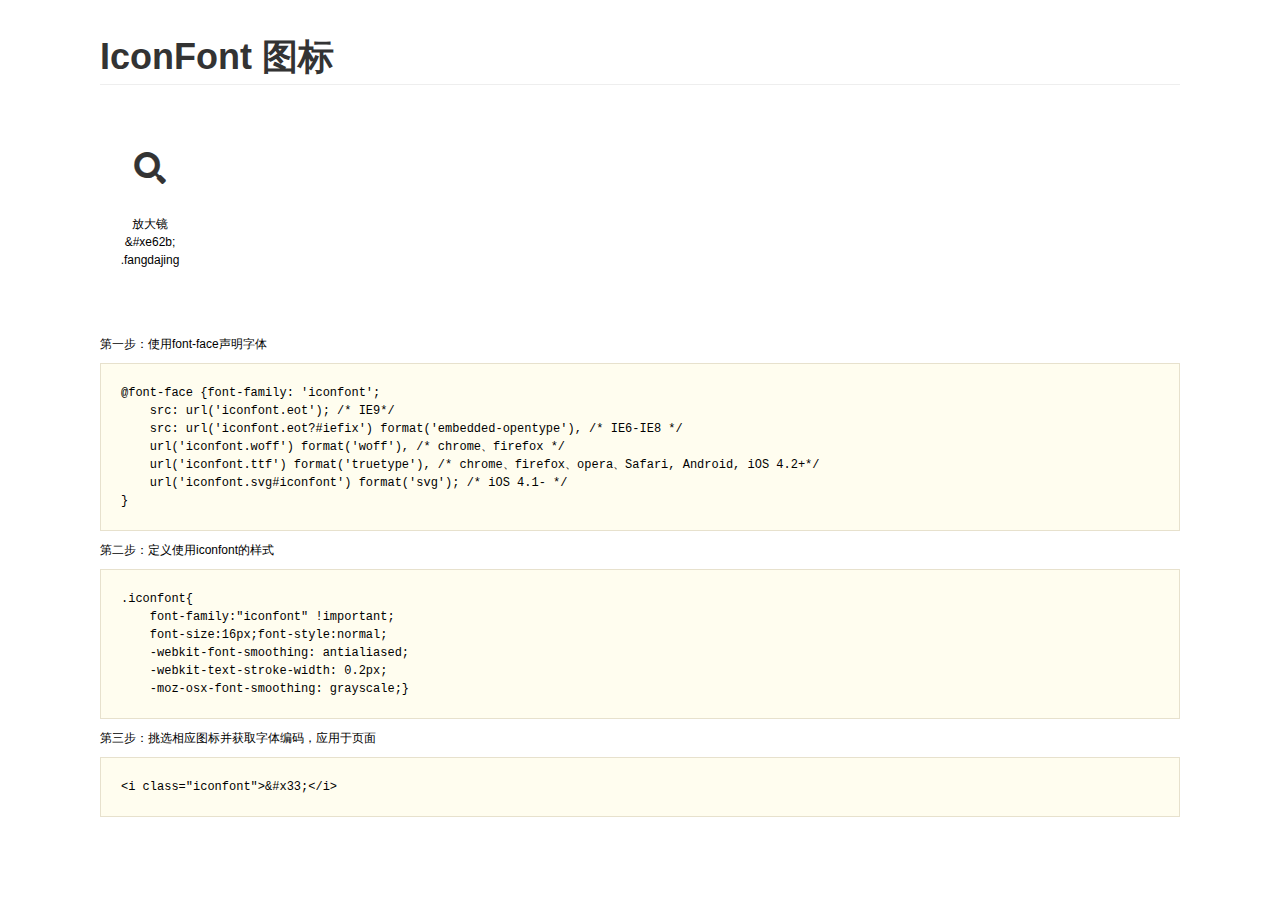
<file: css/fonticon/glass/demo.html>
<!DOCTYPE html>
<html>
<head>
    <meta charset="utf-8"/>
    <title>IconFont</title>
    <link rel="stylesheet" href="demo.css">
    <link rel="stylesheet" href="iconfont.css">
</head>
<body>
    <div class="main">
        <h1>IconFont 图标</h1>
        <ul class="icon_lists clear">
            
                <li>
                <i class="icon iconfont">&#xe62b;</i>
                    <div class="name">放大镜</div>
                    <div class="code">&amp;#xe62b;</div>
                    <div class="fontclass">.fangdajing</div>
                </li>
            
        </ul>


        <div class="helps">
            第一步：使用font-face声明字体
            <pre>
@font-face {font-family: 'iconfont';
    src: url('iconfont.eot'); /* IE9*/
    src: url('iconfont.eot?#iefix') format('embedded-opentype'), /* IE6-IE8 */
    url('iconfont.woff') format('woff'), /* chrome、firefox */
    url('iconfont.ttf') format('truetype'), /* chrome、firefox、opera、Safari, Android, iOS 4.2+*/
    url('iconfont.svg#iconfont') format('svg'); /* iOS 4.1- */
}
</pre>
第二步：定义使用iconfont的样式
            <pre>
.iconfont{
    font-family:"iconfont" !important;
    font-size:16px;font-style:normal;
    -webkit-font-smoothing: antialiased;
    -webkit-text-stroke-width: 0.2px;
    -moz-osx-font-smoothing: grayscale;}
</pre>
第三步：挑选相应图标并获取字体编码，应用于页面
<pre>
&lt;i class="iconfont"&gt;&amp;#x33;&lt;/i&gt;
</pre>
        </div>

    </div>
</body>
</html>
</file>
<file: css/base.css>
@charset "UTF-8";
/*css 初始化 */
html, body, ul, li, ol, dl, dd, dt, p, h1, h2, h3, h4, h5, h6, form, fieldset, legend, img {
    margin: 0;
    padding: 0;
}

fieldset, img, input, button { 			/*fieldset组合表单中的相关元素*/
    border: none;
    padding: 0;
    margin: 0;
    outline-style: none;
}

ul, ol {
    list-style: none;				/*清除列表风格*/
}

input {
    padding-top: 0;
    padding-bottom: 0;
    font-family: "SimSun","宋体",sans-serif;
}

select, input {
    vertical-align: middle;
}

select, input, textarea {
    font-size: 12px;
    margin: 0;
}

textarea {
    resize: none;
}

/*防止多行文本框拖动*/
img {
    border: 0;
    vertical-align: middle;
}

/*  去掉图片低测默认的3像素空白缝隙*/
table {
    border-collapse: collapse;			/*合并外边线*/
}


body {
    font: 12px/150% Arial, Verdana, "\5b8b\4f53";	/*宋体，Unicode，统一码*/
    color: #666;
    background: #fff
}

.clearfix:before, .clearfix:after {
    content: "";
    display: table;
}

.clearfix:after {
    clear: both;
}

.clearfix {
    *zoom: 1; /*IE/7/6*/
}

a {
    color: #666;
    text-decoration: none;
}

a:hover {
    color: #C81623;
}

h1, h2, h3, h4, h5, h6 {
    text-decoration: none;
    font-weight: normal;
    font-size: 100%;
}

s, i, em {
    font-style: normal;
    text-decoration: none;
}

.col-red {
    color: #C81623 !important;
}

/*公共类*/
.w {
    /*版心 提取 */
    width: 992px;
    margin: 0 auto;
}

.fl {
    float: left
}

.fr {
    float: right
}

.al {
    text-align: left
}

.ac {
    text-align: center
}

.ar {
    text-align: right
}

.hide {
    display: none
}


/*shortcut开始*/
</file>
<file: css/register.css>
@charset "utf-8";
.bg {
    background: url("../images/bg_chs.png") no-repeat center top/100% auto;
}

header {
    /*background: yellow;*/
    height: 109px;
}

header ul {
    float: right;
    line-height: 109px;
    position: relative;

}

header li {
    float: left;
    padding-left: 5px;
}

header li a {
    color: #cccccc;
}

header li a:hover {
    color: #ffffff;
}

header li:nth-child(4) a:nth-last-child(1) {
    position: absolute;
    right: 20px;
    height: 18px;
    line-height: 18px;
    bottom: 22px;
    color: #ffffff;
}

header .active {
    color: #ffffff;
}

main {
    /*background-color: darkmagenta;*/
    display: flex;
}

aside {
    background-color: #E0EBF4;
    border: 1px solid #ccc;
    border-top: 0px solid #000000;
    flex: 1;
    width: 191px;

}

aside > div span {
    display: block;
    width: 188px;
    height: 26px;
    margin: 0 auto;
}

aside div:nth-child(1) {
    padding-top: 15px;
    padding-bottom: 15px;
    margin-top: 30px;
    height: 49px;
    background: url("../images/left_2.png") no-repeat 1px -80px /208px 164px;
    cursor: pointer;
}

aside div:nth-child(1) span:nth-child(1) {
    background: url("../images/index_icon_1.png") 0 -146px no-repeat;
    font-size: 20px;
    font-family: '微软雅黑';
    line-height: 26px;
    padding-left: 30px;
    height: 26px;
    text-align: left;
    position: relative;
    left: 30px;
    color: #fff;
}

aside div:nth-child(1) span:nth-child(2) {
    text-align: center;
    color: #fff;
    margin-top: 10px;
}

aside div:nth-child(2) {
    padding-top: 15px;
    padding-bottom: 15px;
    height: 49px;
    margin-top: 15px;
    background: url("../images/left_2.png") no-repeat 1px -80px /208px 164px;
    cursor: pointer;
}

aside div:nth-child(2) span:nth-child(1) {
    background: url("../images/index_icon_1.png") 0 -8px no-repeat;
    font-size: 20px;
    font-family: '微软雅黑';
    line-height: 26px;
    padding-left: 30px;
    height: 26px;
    text-align: left;
    position: relative;
    left: 30px;
    color: #fff;
}

aside div:nth-child(2) span:nth-child(2) {
    text-align: center;
    color: #fff;
    margin-top: 10px;
}

aside div:nth-child(3) {
    height: 194px;
    /*background-color: green;*/
    margin: 0 auto;
    padding-top: 180px;
}

.search {

}

.search li:nth-child(1) {
    margin: 0 auto;
    width: 179px;
    height: 41px;
    background: url("../images/index_icon_1.png") no-repeat 0 -250px;
}

.search li:nth-child(2) input {
    width: 148px;
    height: 26px;
    display: inline-block;
    position: relative;
    left: 8px;
    top: -2px;;
    border: 1px solid #cccccc;
}

.search span {
    display: inline-block;
    width: 29px;
    height: 26px;
    /*background-color: orangered;*/
    position: relative;
    right: -4px;
    top: 4px;
    border: 1px solid #cccccc;
    font: 400 28px/24px consolas;
    text-align: center;
    color: #ccc;
}

.search span:hover {
    color: #99CC33;
}

.number {
    /*width: 177px;*/
    height: 115px;
    /*background-color: blue;*/
    display: flex;
    flex-wrap: wrap;
    align-items: center;
    justify-content: space-around;
}

.number li {
    width: 98px;
    height: 57px;;
    box-sizing: border-box;
    background-color: #ECF3F6;
    /*border: 3px solid #ECF3F6;*/
}

.number li a {
    display: block;
    width: 44px;
    height: 28px;
    text-align: right;
    /*line-height: 57px;*/
    margin-top: 20px;
    margin-left: 50px;
}

.number li a:hover {
    color: #59AFE4;
}

.number li:nth-child(1) a {
    background: url("../images/ipt.png") no-repeat -267px -71px;
}

.number li:nth-child(1) a:hover {
    background: url("../images/index_icon_1.png") no-repeat -310px -449px;
}

.number li:nth-child(2) a {
    background: url("../images/ipt.png") no-repeat -267px -98px;
    margin-left: 5px;
}

.number li:nth-child(2) a:hover {
    background: url("../images/index_icon_1.png") no-repeat -311px -538px;

}

.number li:nth-child(3) a {
    background: url("../images/ipt.png") no-repeat -267px -125px;
}

.number li:nth-child(3) a:hover {
    background: url("../images/index_icon_1.png") no-repeat -310px -479px;
}

.number li:nth-child(4) a {
    background: url("../images/ipt.png") no-repeat -267px -152px;
    margin-left: 5px;
}

.number li:nth-child(4) a:hover {
    background: url("../images/index_icon_1.png") no-repeat -310px -422px;
    margin-left: 5px;
}

/*aside结束*/
article {
    background-color: #F8FDFF;
    flex: 4;
    box-sizing: border-box;
    border: 2px solid #BACCD9;
    border-top: 0px solid #000;
    border-left: 1px solid #BACCD9;

}

.background-d {
    width: 610px;
    height: 163px;
    background: url("../images/enterBannerC.jpg") no-repeat 0 0;
    margin: 0 auto;
    margin-top: 31px;
}

.haomaTitle {
    margin: 0 auto;
    position: relative;
    width: 604px;
    height: 80px;
    /*margin-left: 63px;*/
    border-bottom: 1px solid #ddd;
    font: 400 12px/14px Geneva, "宋体", Tahoma, sans-serif;
    text-align: left;
    margin-bottom: 15px;
    /*padding-top: 60px;*/
}

.haoma-inner {
    position: absolute;
    width: 100%;
    height: 25px;
    line-height: 25px;
    font-family: "微软雅黑";
    font-size: 18px;
    text-indent: 6px;
    border-left: 3px solid #59AfE4;
    margin-top: 50px;
    color: #616161;
}

.messages li {
    /*margin: 0 92px;*/
    /*background-color: red;*/
}

.messages label {
    display: inline-block;
    text-align: right;
    width: 179px;
    padding-right: 10px;
    height: 44px;
    padding-top: 6px;
    font: 400 14px/20px consolas;
}

.messages input {
    width: 284px;
    padding: 8px;
    border: none;
    line-height: 18px;
    font-size: 14px;
    vertical-align: middle;
    background-color: #F3F9FC;
    border: 1px solid #A7B6C4;
    border-radius: 4px;

}

.messages div {
    display: inline-block;
    width: 217px;
    vertical-align: middle;
    line-height: 35px;
    padding-left: 16px;
    color: red;
    opacity: 0;
}

.messages ul li:nth-child(1) div {
    background: url("../images/pwd_sprite.png") no-repeat 0 -342px;
}

.messages ul li:nth-child(2) {
    position: relative;
}

.messages ul li:nth-child(2) > div {
    width: 158px;
    height: 60px;
    padding-top: 6px;
    position: absolute;
    top: -16px;
    border: 1px solid #ccc;
    border-radius: 15px;
}

.messages ul li:nth-child(2) div div {
    position: absolute;
    line-height: 25px;
    background: url("../images/pwd_sprite.png") no-repeat 0 -214px;
}

.messages ul li:nth-child(2) div:nth-child(3) div:nth-child(1) {
    top: -2px;
}

.messages ul li:nth-child(2) div:nth-child(3) div:nth-child(2) {
    top: 21px;
}

.messages ul li:nth-child(2) div:nth-child(3) div:nth-child(3) {
    top: 44px;
}

.messages ul li:nth-child(2) div:nth-child(4) {
    background: url('../images/pwd_sprite.png') no-repeat 0px 0px;
    opacity: 0;
    height: 30px;
    width: 200px;
    position: relative;
    top: -10px;
    border: 0px;

}

.messages ul li:nth-child(2) div:nth-child(4) span {
    position: absolute;
    left: 0;
    top: 20px;
    color: #999;
}

.messages ul li:nth-child(3) div {
    background: url("../images/pwd_sprite.png") no-repeat 0 -342px;
}

.messages ul li:nth-child(5) div {
    background: url("../images/pwd_sprite.png") no-repeat 0 -342px;
}

.messages ul li:nth-child(6) div {
    background: url("../images/pwd_sprite.png") no-repeat 0 -342px;
}

.messages ul li:nth-child(8) div {
    background: url("../images/pwd_sprite.png") no-repeat 0 -342px;
    position: absolute;
    right: 240px;
}

.messages ul li:nth-child(8) div {
    background: url("../images/pwd_sprite.png") no-repeat 0 -342px;
}

.messages li p {
    margin-left: 190px;
}

.messages li p:nth-child(2) {
    margin-bottom: 25px;
}

#ajaxForm .gender {
    width: 50px;
}

#ajaxForm li p a {
    color: #4199D7;
}

#ajaxForm li p a:hover {
    text-decoration: underline;
}

#ajaxForm .code {
    width: 160px;
}

#ajaxForm .getcode {
    width: 120px;
    background-color: #69B946;
    color: #ffffff;
}

#ajaxForm .getcode:active {
    box-shadow: 0px 0px 2px green;
}

#ajaxForm .submit {
    width: 305px;
    height: 52px;
    margin-left: 191px;
    background-color: #69B946;
    color: #fff;
    font: 400 25px/22px consolas;
}

#ajaxForm .submit:active {
    box-shadow: 0px 0px 5px green;
}

#ajaxForm ul li:nth-child(10) input {
    width: 20px;
}

#ajaxForm ul li:nth-child(10) label {
    margin-left: 130px;
    height: 22px;
}

#ajaxForm ul li:nth-child(11) {
    position: relative;
    margin-bottom: 150px;
}

#ajaxForm ul li:nth-child(11) input {
    width: 20px;
}

#ajaxForm ul li:nth-child(11) label {
    height: 22px;
    margin-left: 162px;
    width: 300px;
}

.protocol {
    position: absolute;
    left: 470px;
    top: 9px;
    width: 5px !important;
    height: 13px;
    display: inline-block;
    background: url("../images/pwd_sprite.png") no-repeat -36px -319px;
    opacity: 1 !important;
}

.protocol div {
    position: relative;
    top: 12px;
    left: -15px;
    width: 151px;
    height: 62px;
    padding: 5px;
    border: 1px solid #74b4ef;
    z-index: 0;
    line-height: 25px;
    cursor: pointer;
    display: none;
    opacity: 1;
}

.protocol div p {
    position: absolute;
    left: 5px;
    top: 6px;
    margin-left: 0;
    color: #59AFE4;
}

.protocol div p:nth-child(2) {
    top: 24px;
}

.protocol div p:nth-child(3) {
    top: 42px;
}

footer {
    text-align: center;
    line-height: 50px;
    color: #ccc;
}

.disabled {
    background-color: #cccccc !important;
}
</file>
<file: css/fonticon.css>
@charset "utf-8";
@font-face {font-family: 'iconfont';
    src: url('fonticon/glass/iconfont.eot'); /* IE9*/
    src: url('fonticon/glass/iconfont.eot?#iefix') format('embedded-opentype'), /* IE6-IE8 */
    url('fonticon/glass/iconfont.woff') format('woff'), /* chrome、firefox */
    url('fonticon/glass/iconfont.ttf') format('truetype'), /* chrome、firefox、opera、Safari, Android, iOS 4.2+*/
    url('fonticon/glass/iconfont.svg#iconfont') format('svg'); /* iOS 4.1- */
}
.iconfont-glass{
    font-family:"iconfont" !important;
    font-size:16px;font-style:normal;
    -webkit-font-smoothing: antialiased;
    -webkit-text-stroke-width: 0.2px;
    -moz-osx-font-smoothing: grayscale;}
</file>
<file: css/header.css>
@charset "UTF-8";
ul,p,a,div,body,li,img{
    margin: 0;
    padding: 0;
}
ul {
    list-style: none;
}
body {
    font-family: "微软雅黑";
}
a {
    text-decoration: none;
}
.A-hbox {
    height: 560px;
    position: relative;
    background: url("../images/mb65_s.jpg") no-repeat center top;
}
.A-htbox {
    height: 75px;
}
.fixed {
    position: fixed;
    top: 0;
    left: 0;
    background-color: #FFFFFF;
    width: 100%;
    z-index: 100;
}
.A-htboxcenter {
    margin: 0 auto;
    width: 1080px;
    height: 75px;
}
.A-hlogo {
    float: left;
    height: 75px;
    width: 106px;
    background: url("../images/imlogo.png") no-repeat center center;
}
.A-hlogoa {
    display: block;
    width: 100%;
    height: 100%;
}
.A-hnav {
    height: 75px;
    width: 468px;
    float: left;
}
.A-hnav li {
    float: left;
    height: 75px;
    margin-left: 40px;
    width: 75px;
}
.A-hnav li:hover{
    background-color: #0bd1f5;
}
.A-hnav li:hover a {
    color: #FFFFFF !important;
}
.A-hnav li a {
    display: block;
    height: 100%;
    width: 100%;
    text-align: center;
    line-height: 75px;
    font-size: 20px;
    color: #ffffff ;
}
.A-hadd {
    height: 75px;
    float: right;
    width: 320px;
}
.A-hadd1 {
    width: 96px;
    height: 39px;
    background-color: #12cbf5;
    margin-top: 18px;
    border-radius: 20px;
    float: left;
}
.A-hadd1 a:hover {
    color: #FFFFFF !important;
}
.A-hadd1:hover {
    background: #23f0ff !important;
}
.A-hadd1 a {
    display: block;
    width: 100%;
    height: 100%;
    line-height: 39px;
    font-size: 20px;
    color: #ffffff;
    text-align: center;
}
.A-hadd2 {
    float: left;
    padding-top: 6px;
    width: 218px;
    height: 46px;
    text-align: center;
    line-height: 46px;
}
.A-hadd2 li {
    float: left;
}
.A-hadd2 a {
    margin-left: 23px;
    color: #ffffff;
    font-size: 14px;
}
.A-hadd2 a:hover {
    color: #53a7ff !important;
}
.A-hadd3 p {
    float: right;
    bottom:0;
    right: 0;
    color: #ffffff;
    font-size: 14px;
}
.A-hadd3 p:hover{
    cursor: pointer;
    text-decoration: underline;
    color: #53a7ff !important;
}
.A-hbut {
    width: 386px;
    height: 76px;
    position: absolute;
    bottom: 14%;
    left: 12%;
    background: url("../images/btn541b.png") no-repeat top center;
}
.A-hbut:hover {
    background: url("../images/btn541b.png") no-repeat bottom center;
}
.A-hbuta {
    display: block;
    height: 100%;
    width: 100%;
}
</file>
<file: css/body.css>
@charset "UTF-8";
.A-div {
    height: 580px;
    background-color: #ffffff;
    position: relative;
    perspective: 1000px;
    transform-style: preserve-3d;
}
.A-divPimg {
    position: absolute;
    bottom: 0;
    left: 250px;
}
.A-divPimg2 {
    position: absolute;
    top: 90px;
    right: 250px;
}
.A-div p {
    height: 65px;
    width: 475px;
    position: absolute;
    top: 234px;
    right: 250px;
    font-size: 25px;
    color: #858585;
}
.A-div a {
    position: absolute;
    top: 310px;
    right: 250px;
    color: #71d4f9;
    font-size: 20px;
}
.A-div ul {
    position: absolute;
    top: 410px;
    right: 250px;

}
.A-div ul li {
    width: 103px;
    height: 98px;
    float: left;
    cursor: pointer;
}
.A-div ul li:nth-child(1){
    background:url("../images/img1.png");
}
.A-div ul li:nth-child(2){
    background:url("../images/img2.png");
}
.A-div ul li:nth-child(3){
    background:url("../images/img3.png");
}
.A-div div {
    position: absolute;
    top: 350px;
    width: 150px;
    height: 150px;
    transition: all 1s;
}
.A-div div img {
    width: 100%;
    height: 100%;
}
.A-div1 {
    left: 138px;
    transform:translateZ(1000px)
    translateX(200px)  ;
}
.A-div2 {
    left: 345px;
    transform:translateZ(1000px)
    translateX(500px)  ;
}
.A-div3 {
    left: 562px;
    transform:translateZ(1000px)
    translateX(600px) ;
}
.A-div .A-div11 {
    transform: translateZ(0px)  translateX(0px) ;
}
</file>
<file: css/foot.css>
@charset "uft-8";
.a-foot {
    width: 100%;
    height: 382px;
    background-color: #2A2A2A;
}
.a-foot-top {
    width: 960px;
    height: 212px;
    margin: 0 auto;
    padding-top: 26px;
    border-bottom: 1px solid #666666;
}
.a-foot-top-left{
    width: 440px;
    height: 212px;
    float: left;
}
.a-foot-top-right {
    width: 500px;
    height: 212px;
    float: left;
}
.a-foot-top-left p {
    font-size: 14px;
    color: #666666;
}
ul {
    list-style: none;
    padding: 0;
    margin: 0;
}
.a-foot-top-left li {
    float: left;
    width: 110px;
    height: 120px;
    /*background-color: red;*/
}
.a-foot-top-left li div{
    width: 69px;
    height: 57px;
    /*background-color: blue;*/
    margin: 20px 0 0 10px;
}
.a-foot-top-left li span {
    font-size: 14px;
    color: #979797;
    margin-left: 20px;
}
.a-foot-top-left .li1 div {
    background: url('../images/plats1.png') no-repeat;
}
.a-foot-top-left .li1:hover div{
    background: url('../images/plats1.png') no-repeat 0px -93px;
}
.a-foot-top-left .li1:hover span {
    color: #12B7F5;
}
.a-foot-top-left .li2 div {
    background: url('../images/plats1.png') no-repeat -116px 0px ;
}
.a-foot-top-left .li2:hover div {
    background: url('../images/plats1.png') no-repeat -116px -93px ;
}
.a-foot-top-left .li2:hover span {
    color: #12B7F5;
}
.a-foot-top-left .li3 div {
    background: url('../images/plats1.png') no-repeat -222px 0px ;
}
.a-foot-top-left .li3:hover div {
    background: url('../images/plats1.png') no-repeat -222px -93px ;
}
.a-foot-top-left .li3:hover span {
    color: #12B7F5;
}
.a-foot-top-left .li4 div {
    background: url('../images/plats1.png') no-repeat -332px 0px;
}
.a-foot-top-left .li4:hover div {
    background: url('../images/plats1.png') no-repeat -332px -93px;
}
.a-foot-top-left .li4:hover span {
    color: #12B7F5;
}

.a-foot-top-right div {
    width: 100px;
    height: 210px;
    padding-left: 20px;
    float: left;
    /*background-color: red;*/
}
.a-foot-top-right div p {
    font-size: 14px;
    color: #666666;
    height: 36px;
    line-height: 36px;
}
.a-foot-top-right div li {
    font-size: 14px;
    color: #979797;
    height: 22px;
    line-height: 22px;
}
.a-foot-top-right div li:hover {
    cursor: pointer;
    font-weight: bold;
    color: #FFF;
}
.a-foot-buttom {
    text-align: center;
    padding-top: 11px;
}
.a-foot-buttom p {
    font-size: 14px;
    color: #666666;
    height: 18px;
    line-height: 18px;
}
</file>
<file: css/hehe.css>
@charset "UTF-8";
ul,p,a,div,body,li,img{
    margin: 0;
    padding: 0;
}
ul {
    list-style: none;
}
body {
    font-family: "微软雅黑";
}
a {
    text-decoration: none;
}
/*头部开始*/
.A-hbox {
    height: 560px;
    position: relative;
    background: url("../images/mb65_s.jpg") no-repeat center top;
}
.A-htbox {
    height: 75px;
}
.A-htboxcenter {
    margin: 0 auto;
    width: 1080px;
    height: 75px;
}
.A-hlogo {
    float: left;
    height: 75px;
    width: 106px;
    background: url("../images/imlogo.png") no-repeat center center;
}
.A-hlogoa {
    display: block;
    width: 100%;
    height: 100%;
}
.A-hnav {
    height: 75px;
    width: 468px;
    float: left;
}
.A-hnav li {
    float: left;
    height: 75px;
    margin-left: 40px;
    width: 75px;
}
.A-hnav li:hover{
    background-color: #0bd1f5;
}
.A-hnav li a {
    display: block;
    height: 100%;
    width: 100%;
    text-align: center;
    line-height: 75px;
    font-size: 20px;
    color: #ffffff;
}
.A-hadd {
    height: 75px;
    float: right;
    width: 320px;
}
.A-hadd1 {
    width: 96px;
    height: 39px;
    background-color: #12cbf5;
    margin-top: 18px;
    border-radius: 20px;
    float: left;
}
.A-hadd1:hover {
    background: #23f0ff;
}
.A-hadd1 a {
    display: block;
    width: 100%;
    height: 100%;
    line-height: 39px;
    font-size: 20px;
    color: #ffffff;
    text-align: center;
}
.A-hadd2 {
    float: left;
    padding-top: 6px;
    width: 218px;
    height: 46px;
    text-align: center;
    line-height: 46px;
}
.A-hadd2 li {
    float: left;
}
.A-hadd2 a {
    margin-left: 23px;
    color: #ffffff;
    font-size: 14px;
}
.A-hadd2 a:hover {
    color: #53a7ff;
}
.A-hadd3 p {
    float: right;
    bottom:0;
    right: 0;
    color: #ffffff;
    font-size: 14px;
}
.A-hadd3 p:hover{
    cursor: pointer;
    text-decoration: underline;
    color: #53a7ff;
}
.A-hbut {
    width: 386px;
    height: 76px;
    position: absolute;
    bottom: 72px;;
    left: 162px;
    background: url("../images/btn541b.png") no-repeat top center;
}
.A-hbut:hover {
    background: url("../images/btn541b.png") no-repeat bottom center;
}
.A-hbuta {
    display: block;
    height: 100%;
    width: 100%;
}
/*头部结束*/

/*底部开始*/
.a-foot {
    width: 100%;
    height: 382px;
    background-color: #2A2A2A;
    /*margin-top: 2000px;*/
}
.a-foot-top {
    width: 960px;
    height: 212px;
    margin: 0 auto;
    padding-top: 26px;
    border-bottom: 1px solid #666666;
    /*background-color: red;*/
}
.a-foot-top-left{
    width: 440px;
    height: 212px;
    float: left;
}
.a-foot-top-right {
    width: 500px;
    height: 212px;
    float: left;
}
.a-foot-top-left p {
    font-size: 18px;
    color: #666666;
}
ul {
    list-style: none;
    padding: 0;
    margin: 0;
}
.a-foot-top-left li {
    float: left;
    width: 110px;
    height: 120px;
    /*background-color: red;*/
}
.a-foot-top-left li div{
    width: 69px;
    height: 57px;
    /*background-color: blue;*/
    margin: 20px 0 0 10px;
}
.a-foot-top-left li span {
    font-size: 12px;
    color: #979797;
    margin-left: 20px;
}
.a-foot-top-left .li1 div {
    background: url('../images/plats1.png') no-repeat;
}
.a-foot-top-left .li1:hover div{
    background: url('../images/plats1.png') no-repeat 0px -93px;
}
.a-foot-top-left .li1:hover span {
    color: #12B7F5;
}
.a-foot-top-left .li2 div {
    background: url('../images/plats1.png') no-repeat -116px 0px ;
}
.a-foot-top-left .li2:hover div {
    background: url('../images/plats1.png') no-repeat -116px -93px ;
}
.a-foot-top-left .li2:hover span {
    color: #12B7F5;
}
.a-foot-top-left .li3 div {
    background: url('../images/plats1.png') no-repeat -222px 0px ;
}
.a-foot-top-left .li3:hover div {
    background: url('../images/plats1.png') no-repeat -222px -93px ;
}
.a-foot-top-left .li3:hover span {
    color: #12B7F5;
}
.a-foot-top-left .li4 div {
    background: url('../images/plats1.png') no-repeat -332px 0px;
}
.a-foot-top-left .li4:hover div {
    background: url('../images/plats1.png') no-repeat -332px -93px;
}
.a-foot-top-left .li4:hover span {
    color: #12B7F5;
}

.a-foot-top-right div {
    width: 100px;
    height: 210px;
    padding-left: 20px;
    float: left;
    /*background-color: red;*/
}
.a-foot-top-right div p {
    font-size: 18px;
    color: #666666;
    height: 36px;
    line-height: 36px;
}
.a-foot-top-right div li {
    font-size: 14px;
    color: #979797;
    height: 30px;
    line-height: 30px;
}
.a-foot-top-right div li:hover {
    cursor: pointer;
    font-weight: bold;
    color: #FFF;
}
.a-foot-buttom {
    text-align: center;
    padding-top: 30px;
}
.a-foot-buttom p {
    font-size: 14px;
    color: #666666;
    height: 22px;
    line-height: 22px;
}
/*底部结束*/

/*身体开始*/

.a-backgI {
    width: 100%;
    height: 100%;
    top: 100px;
    position: fixed;
    z-index: -1;
    top: 0px;
    background: url('../images/bg1_1600.jpg') no-repeat  center center;
}
.a-brand {
    width: 100%;
    height: 321px;
    background-color: #fff;
    margin-bottom:565px;
}
.a-brand-1 {
    height: 321px;
    background: url('../images/brand.png')  no-repeat;
}

.a-pic {
    width: 100%;
    height: 584px;
    background-color: #fff;
    margin-bottom:565px;
}
.a-pic-1 {
    width: 960px;
    height: 584px;
    margin: 0 auto;
    /*background-color: red;*/
    position: relative;
}
.a-pic-2 {
    width: 664px;
    height: 763px;
    background-image: url(../images/pic1.png);
    position: absolute;
    bottom: 0px;
}
.a-pic-3 {
    width: 487px;
    height: 355px;
    /*background-color: blue;*/
    position: absolute;
    right: 0px;
    top: 120px;
}
.a-pic-3 .a-p1{
    width: 487px;
    height: 107px;
    background-image: url(../images/qcall_txt.png);
}
.a-pic-3 .a-p2 {
    width: 100%;
    margin-bottom: 12px;
    margin-top: 20px;
    line-height: 25px;
    text-align: right;
    opacity: 0.6;
    text-indent: 10em;
}
.a-pic-3 .a-p3 {
    width: 100%;
    height: 21px;
}
.a-pic-3 .a-p3 span {
    float: right;
    cursor: pointer;
    color: #71D4F9;
}
.a-pic-3 ul {
    width: 320px;
    height: 82px;
    float: right;
    margin-top: 50px;
}
.a-pic-3 li {
    float: left;
    cursor: pointer;
}
.a-pic-3 .li1 {
    width: 128px;
    height: 82px;
    background-image: url(../images/pic-1.png);
}
.a-pic-3 .li2 {
    width: 110px;
    height: 82px;
    background-image: url(../images/pic-2.png);
}
.a-pic-3 .li3 {
    width: 82px;
    height: 82px;
    background-image: url(../images/pic-3.png);
}


.a-haha {
    width: 100%;
    height: 584px;
    background-color: #fff;
    margin-bottom:565px;
}
.a-haha-1 {
    width: 960px;
    height: 584px;
    margin: 0 auto;
    /*background-color: red;*/
    position: relative;
}
.a-haha-2 {
    width: 597px;
    height: 300px;
    background-image: url(../images/pic2.png);
    position: absolute;
    left: 450px;
    top: 150px;
}
.a-haha-3 {
    position: absolute;
    margin-top: 100px;
    width: 450px;
    height: 360px;
}
.a-haha-p1 {
    width: 433px;
    height: 107px;
    background-image: url(../images/txt.png);
}
.a-haha-p2 {
    width: 100%;
    margin-bottom: 12px;
    margin-top: 20px;
    line-height: 25px;
    text-align: left;
    opacity: 0.6;
    /*text-indent: 10em;*/
}
.a-haha-p3 span{
    cursor: pointer;
    color: #71D4F9;
}
.a-haha ul {
    width: 304px;
    height: 83px;
    margin-top: 50px;
}
.a-haha ul li {
    float: left;
    cursor: pointer;
}
.a-haha ul .li1 {
    width: 91px;
    height: 84px;
    background-image: url(../images/haha1.png);
}
.a-haha ul .li2 {
    width: 112px;
    height: 84px;
    background-image: url(../images/haha2.png);
}
.a-haha ul .li3 {
    width: 86px;
    height: 84px;
    background-image: url(../images/haha3.png);
}
/*身体结束*/
</file>
<file: css/landing.css>
body,div,ul,li{
    margin: 0;
    padding: 0;
}
ul{
    list-style: none;
}
a{
    text-decoration: none;
}
html{
    width: 100%;
    height: 100%;
}
body{
    width: 100%;
    font-family: helvetica,arial,΢���ź�,���ĺ���;
    font-size: 12px;
}
.lmask{
    position: absolute;
    top: 0;
    width: 100%;
    height: 4707px;
    opacity: 0;
    z-index: -1;
    background-color: #000000;
}
.landing{
    width: 622px;
    height: 368px;
    background-color: #fff;
    border: 2px solid #dcdcdc;
    position: absolute;
    top: 140px;
    left: 50%;
    margin-left: -311px;
    transition: all 1s;
    display: none;
    z-index: 9999;
}
.landing .landing-T{
    width: 50px;
    height: 50px;
    position: absolute;
    right: 0;
    text-align: center;
}
.landing .landing-T a{
    display: block;
    height: 30px;
    font-size: 20px;
    font-family: "����";
    line-height: 30px;
    font-weight: 400;
    color: #c6c6c6;
    transform-style: preserve-3d;
    transition: all .5s;
}
.landing-T:hover a{
    color: #ff65c7;
    transform: rotateZ(180deg) scale(1.5);
}
.landing-C {
    width: 100%;
    position: absolute;
    top: 50px;
    text-align: center;
}
.fast{
    font-size: 20px;
    color: #000000;
    line-height: 40px;
 }
.landing-C .mobile a{
    font-size: 16px;
    color: #3481cf;
    position: relative;
}
.landing-C .mobile a:hover{
    border-bottom: 1px solid #3481cf;
}
.landing-C .safety,.mobile{
    font-size: 14px;
    color: #666;
    margin-top: 10px;
}
.landing-C .erwei{
    margin-top: 20px;
}
.landing-C img{
    position: absolute;
    left: 255px;
    transition: all 1s;
}
.landing-C .pctab{
    width: 160px;
    height: 198px;
    background: url("../images/small_24_tiny.png");
    position: absolute;
    right: 125px;
    top: 88px;
    transition: all 1.5s .2s;
    opacity: 0;
}

.landingInput {
    text-align: center;
    margin-top: 10px;
}
.landingInput input{
    width: 258px;
    height: 30px;
    outline-style: none;
    line-height: 18px;
    margin-top: 10px;
}
.landingInput input:nth-child(1){

}
.landingInput .login{
    width: 258px;
    height: 35px;
    margin-top: 10px;
    background-color: #86ce2f;
}
/*��ά�붯��*/

.landing-C .erwei:hover .pctab{
    opacity: 1;
}
.landing-C .erwei:hover img{
    left: 220px;
}

.landing-B{
    position: absolute;
    bottom: 0px;
    right: 0;
}
.landing-B ul{
    
}
.landing-B li{
    float: left;
    margin: 10px;
}
.landing-B li a{
    color: #666;
}
.landing-B li a:hover{
    color: #ff320f;
    border-bottom: 1px solid #666;
}
.Lcurrent{
    z-index: 9999;
}
</file>
<file: css/dongtai.css>
@charset "uft-8";
body,span,p,h1,h2,img,a,li,ul,div{
    margin: 0;
    padding: 0;
}
body {
    font-family: "微软雅黑";
}

li{
    list-style:none;
}
a{
    text-decoration:none;
}

/* 头部导航开始 */

.A-htbox {
    width: 100%;
    height: 75px;
    position:absolute;
    z-index:10;
}
.fixed {
    position: fixed;
    top: 0;
    left: 0;
    background-color: #FFFFFF;
    width: 100%;
    z-index: 100;
}
.A-htboxcenter {
    margin: 0 auto;
    width: 1080px;
    height: 75px;
}
.A-hlogo {
    float: left;
    height: 75px;
    width: 106px;
    background: url("../images/imlogo.png") no-repeat center center;
}
.A-hlogoa {
    display: block;
    width: 100%;
    height: 100%;
}
.A-hnav {
    height: 75px;
    width: 468px;
    float: left;
}
.A-hnav li {
    float: left;
    height: 75px;
    margin-left: 40px;
    width: 75px;
}
.A-hnav li:hover{
    background-color: #0bd1f5;
}
.A-hnav li:hover a {
    color: #FFFFFF !important;
}
.A-hnav li a {
    display: block;
    height: 100%;
    width: 100%;
    text-align: center;
    line-height: 75px;
    font-size: 20px;
    color: #ffffff ;
}
.A-hadd {
    height: 75px;
    float: right;
    width: 320px;
}
.A-hadd1 {
    width: 96px;
    height: 39px;
    background-color: #12cbf5;
    margin-top: 18px;
    border-radius: 20px;
    float: left;
}
.A-hadd1 a:hover {
    color: #FFFFFF !important;
}
.A-hadd1:hover {
    background: #23f0ff !important;
}
.A-hadd1 a {
    display: block;
    width: 100%;
    height: 100%;
    line-height: 39px;
    font-size: 20px;
    color: #ffffff;
    text-align: center;
}
.A-hadd2 {
    float: left;
    padding-top: 6px;
    width: 218px;
    height: 46px;
    text-align: center;
    line-height: 46px;
}
.A-hadd2 li {
    float: left;
}
.A-hadd2 a {
    margin-left: 23px;
    color: #ffffff;
    font-size: 14px;
}
.A-hadd2 a:hover {
    color: #53a7ff !important;
}
.A-hadd3 p {
    float: right;
    bottom:0;
    right: 0;
    color: #ffffff;
    font-size: 14px;
}
.A-hadd3 p:hover{
    cursor: pointer;
    text-decoration: underline;
    color: #53a7ff !important;
}
.A-hbut {
    width: 386px;
    height: 76px;
    position: absolute;
    bottom: 14%;
    left: 12%;
    background: url("../images/btn541b.png") no-repeat top center;
}
.A-hbut:hover {
    background: url("../images/btn541b.png") no-repeat bottom center;
}
.A-hbuta {
    display: block;
    height: 100%;
    width: 100%;
}

/* 头部导航结束 */
/* 广告栏开始 */
.C-banner{
    width: 100%;
    height: 555px;
    margin: 0 auto;
}
#C-banner{
    position:relative;
    width: 100%;
    height: 555px;
    margin: 0 auto;
    
}
#C-banner>li{
    position:absolute;
    left: 50%;
    top:0;
    width: 1920px;
    height: 555px;
    margin:0 0 0 -960px; 
}
#C-banner>li>a{
    display: block;
    width: 100%;
}
.C-banner-one{
    opacity:1;      
    z-index:1;        
}
.C-link{
    width: 280px;
    height: 50px;
    position:absolute;
    left:365px;
    top: 75px;  
    z-index:1;
    text-align: center;
    font-size:16px;
    line-height: 50px;
    color:#fff;
    cursor:pointer;

}
.C-link-jin:hover{
    color:#00CCFF;
}
.C-link-new:hover{
    color:#00CCFF;
}
.C-link-block{
    display:block;
}
        /* // 内容部分开始*/
    .C-count{
    width: 980px;
    margin: 0 auto;
    padding: 38px 0 80px;
   
    /* background:skyblue; */
    }
    .C-count h1{
    font-size:18px;
    height: 40px;           
    }
    #C-countWrap{
        overflow:hidden;
    }
    #C-countWrap li{
    position: relative;
    float: left;
    margin-right: -1px;     
    width: 327px;
    height: 280px;   
   overflow:hidden;
    }
   /* 遮罩层 */
   .C-ahover{
    display:none;
    width: 327px;
    height: 280px;
    background-color:#00CCFF;
    opacity:0.9;
    position:absolute;
    left: 0;
    top: 0;
    text-align: center;  
    color:#fff;
     font-family:"Helvetica","Arial", "Hiragino Sans GB", "Hiragino Sans GB W3","sans-serif";
   }   
   .C-ahover h2{
    padding-top:88px;
    height: 38px;
    line-height: 38px;
    font-size: 30px;
    font-weight:normal;   
   }
   .C-ahover p{
    height: 40px;
   }
   .C-ahover .vw{
    height: 30px;
    font-size: 18px;
   }
.C-ahover .vw span{ 
    padding-right:35px;
    padding-top:6px;
    padding-bottom:6px;
    background:url('../images/sled.png')no-repeat right;
}
/* 第二页内容开始 */
 .C-count-new{
    width: 980px;       
    margin: 0 auto;     
    margin-top:80px;
    display:none; 
  }                    
   

 .C-count-new ul li{
    border: 1px solid #EEEEEE;
 }
 .C-count-new ul li a{
    display:block;
    padding:22px 30px;
 }
 .C-coun-first{
    text-align: center;
    height: 42px;
    font-size:18px;
    color:#343434;
    font-weight:700;
    font-family:"Helvetica","Arial", "Hiragino Sans GB", "Hiragino Sans GB W3","sans-serif";
 }
 .C-count-new span{
    color:#727373;
    font-size:12px;
 }
 .C-count-new p{
    color:#727373;          
    line-height: 24px;
    font-size: 14px;
    padding:0 60px;
    text-indent: 2em;
 }
 .C-source{
    float: right;           
 }       
 .C-loading {
    width: 280px;
    height: 40px;
    margin: 30px auto 0;
    margin-bottom:20px;
    text-align: center;
    line-height: 40px;
    background-color: #CCC;
    border-radius: 6px;
    font-size: 24px;
    cursor: pointer;
    background-color: #cdcdcd;
 }
 /* 第二页结束 */
/* // 内容部分结束*/ 
/* 底部样式 */
.a-foot {
    width: 100%;
    height: 382px;
    background-color: #2A2A2A;  
}
.a-foot-top {
    width: 960px;
    height: 212px;
    margin: 0 auto;
    padding-top: 26px;
    border-bottom: 1px solid #666666;   
}
.a-foot-top-left{
    width: 440px;
    height: 212px;
    float: left;
}
.a-foot-top-right {
    width: 500px;
    height: 212px;
    float: left;
}
.a-foot-top-left p {
    font-size: 14px;
    color: #666666;
}
ul {
    list-style: none;
    padding: 0;
    margin: 0;
}
.a-foot-top-left li {
    float: left;
    width: 110px;
    height: 120px;  
}
.a-foot-top-left li div{
    width: 69px;
    height: 57px;  
    margin: 20px 0 0 10px;
}
.a-foot-top-left li span {
    font-size: 14px;
    color: #979797;
    margin-left: 20px;
}
.a-foot-top-left .li1 div {
    background: url('../images/plats1.png') no-repeat;
}
.a-foot-top-left .li1:hover div{
    background: url('../images/plats1.png') no-repeat 0px -93px;
}
.a-foot-top-left .li1:hover span {
    color: #12B7F5;
}
.a-foot-top-left .li2 div {
    background: url('../images/plats1.png') no-repeat -116px 0px ;
}
.a-foot-top-left .li2:hover div {
    background: url('../images/plats1.png') no-repeat -116px -93px ;
}
.a-foot-top-left .li2:hover span {
    color: #12B7F5;
}
.a-foot-top-left .li3 div {
    background: url('../images/plats1.png') no-repeat -222px 0px ;
}
.a-foot-top-left .li3:hover div {
    background: url('../images/plats1.png') no-repeat -222px -93px ;
}
.a-foot-top-left .li3:hover span {
    color: #12B7F5;
}
.a-foot-top-left .li4 div {
    background: url('../images/plats1.png') no-repeat -332px 0px;
}
.a-foot-top-left .li4:hover div {
    background: url('../images/plats1.png') no-repeat -332px -93px;
}
.a-foot-top-left .li4:hover span {
    color: #12B7F5;
}

.a-foot-top-right div {
    width: 100px;
    height: 210px;
    padding-left: 20px;
    float: left;    
}
.a-foot-top-right div p {
    font-size: 14px;
    color: #666666;
    height: 36px;
    line-height: 36px;
}
.a-foot-top-right div li {
    font-size: 14px;
    color: #979797;
    height: 22px;
    line-height: 22px;
}
.a-foot-top-right div li:hover {
    cursor: pointer;
    font-weight: bold;
    color: #FFF;
}
.a-foot-buttom {
    text-align: center;
    padding-top: 11px;
}
.a-foot-buttom p {
    font-size: 14px;
    color: #666666;
    height: 18px;
    line-height: 18px;
}
</file>
<file: css/xiazai.css>
/*css ��ʼ�� */

@charset "utf_8";
html, body, ul, li, ol, dl, dd, dt, p, h1, h2, h3, h4, h5, h6, form, fieldset, legend, img {
    margin: 0;
    padding: 0;
}

fieldset, img, input, button {
    /*border: none;*/
    padding: 0;
    margin: 0;
    outline-style: none;
}

ul, ol {
    list-style: none;
}

/*ȥ��ԭ��ʽ�е�С�ڵ�*/
input {
    padding-top: 0;
    padding-bottom: 0;
    font-family: "SimSun", "����";
}

select, input {
    vertical-align: middle;
}

/*�����־�����ʾ*/
select, input, textarea {
    font-size: 12px;
    margin: 0;
}

/**/
textarea {
    resize: none;
}

/*��ֹ�϶�*/
img {
    border: 0;
    vertical-align: middle; /*  ȥ��ͼƬ�ײ�Ĭ�ϵ�3���ؿհ׷�϶*/
}

table {
    border-collapse: collapse; /*�ϲ�������*/
}

body {
    font: 12px/150% Arial, Verdana, "\5b8b\4f53"; /*unitedCode��д���������д��*/
    color: #666; /*150%���ڵ�ǰ����ߴ�İٷֱ��м��*/
    background: #fff;
    /*font-family: "Microsoft Yahei";*/
}

.clearfix:before, .clearfix:after {
    /*���������������׼��д��*/
    content: "";
    display: table;
}

.clearfix:after {
    clear: both;
}

.clearfix {
    *zoom: 1; /*IE/7/6*/  /*����IE6�µ�д��*/
}

a {
    color: #666;
    text-decoration: none;
}

a:hover {
    color: #C81623;
}

h1, h2, h3, h4, h5, h6 {
    text-decoration: none;
    font-weight: normal;
    font-size: 100%;
}

s, i, em {
    font-style: normal;
    text-decoration: none;
}
span{
    cursor: pointer;
}
/*.col-red {*/
    /*color: #C81623 !important;/!*������ɫ��*!/*/
/*}*/

/*������*/
/*.w {*/
    /*/!*���� ��ȡ *!/*/
    /*width: 1210px;*/
    /*margin: 0 auto;*/
/*}*/

.fl {
    float: left;
}

.fr {
    float: right;
}

.al {
    text-align: left;
}

.ac {
    text-align: center;
}
.ar {
    text-align: right;
}

.hide {
    display: none;
}
/*css��ʼ�����*/


/*ͷ����ʼ*/
/*ul,p,a,div,body,li,img{*/
    /*margin: 0;*/
    /*padding: 0;*/
/*}*/
/*ul {*/
    /*list-style: none;*/
/*}*/
/*body {*/
    /*font-family: "΢���ź�";*/
/*}*/
/*a {*/
    /*text-decoration: none;*/
/*}*/
.A-hbox {
    height: 560px;
    position: relative;
    background: url("../images/mb65_s.jpg") no-repeat center top;
}
.A-htbox {
    z-index: 10;
    height: 75px;
}
.fixed {
    position: fixed;
    top: 0;
    left: 0;
    background-color: #FFFFFF;
    width: 100%;
    z-index: 100;
}
.A-htboxcenter {
    margin: 0 auto;
    width: 1080px;
    height: 75px;
}
.A-hlogo {
    float: left;
    height: 75px;
    width: 106px;
    background: url("../images/imlogo.png") no-repeat center center;
}
.A-hlogoa {
    display: block;
    width: 100%;
    height: 100%;
}
.A-hnav {
    height: 75px;
    width: 468px;
    float: left;
}
.A-hnav li {
    float: left;
    height: 75px;
    margin-left: 40px;
    width: 75px;
}
.A-hnav li:hover{
    background-color: #0bd1f5;
}
.A-hnav li:hover a {
    color: #FFFFFF !important;
}
.A-hnav li a {
    display: block;
    height: 100%;
    width: 100%;
    text-align: center;
    line-height: 75px;
    font-size: 20px;
    color: #ffffff ;
}
.A-hadd {
    height: 75px;
    float: right;
    width: 320px;
}
.A-hadd1 {
    width: 96px;
    height: 39px;
    background-color: #12cbf5;
    margin-top: 18px;
    border-radius: 20px;
    float: left;
}
.A-hadd1 a:hover {
    color: #FFFFFF !important;
}
.A-hadd1:hover {
    background: #23f0ff !important;
}
.A-hadd1 a {
    display: block;
    width: 100%;
    height: 100%;
    line-height: 39px;
    font-size: 20px;
    color: #ffffff;
    text-align: center;
}
.A-hadd2 {
    float: left;
    padding-top: 6px;
    width: 218px;
    height: 46px;
    text-align: center;
    line-height: 46px;
}
.A-hadd2 li {
    float: left;
}
.A-hadd2 a {
    margin-left: 23px;
    color: #ffffff;
    font-size: 14px;
}
.A-hadd2 a:hover {
    color: #53a7ff !important;
}
.A-hadd3 p {
    float: right;
    bottom:0;
    right: 0;
    color: #ffffff;
    font-size: 14px;
}
.A-hadd3 p:hover{
    cursor: pointer;
    text-decoration: underline;
    color: #53a7ff !important;
}
.A-hbut {
    width: 386px;
    height: 76px;
    position: absolute;
    bottom: 14%;
    left: 12%;
    background: url("../images/btn541b.png") no-repeat top center;
}
.A-hbut:hover {
    background: url("../images/btn541b.png") no-repeat bottom center;
}
.A-hbuta {
    display: block;
    height: 100%;
    width: 100%;
}
/*ͷ������*/


/*crossbanenr���ֿ�ʼ*/
.B_crossbanenr{
    width: 100%;
    height: 618px;
}
.B_crossbanenr ul{
    width: 100%;
    height: 618px;
    overflow: hidden;
    max-width: 1920px;
    min-width: 1007px;
    position: relative;
    margin: 0 auto;
}
.B_crossbanenr li {
    position: absolute;
    left: 50%;
    top: 0;
    width: 1920px;
    height: 618px;
    margin: 0 0 0 -960px;
    z-index: 1;
}
/*crossbanenr���ֽ���*/

/*downWrap ���ֿ�ʼ*/
.B_downWrap{
    width: 980px;
    padding-top: 60px;
    background: #fff;
    margin: 0 auto;
}
.recommonDown{
    width: 979px;
    min-height: 450px;
    margin-bottom: 40px;
    border-top: 1px solid #e7e7e7;
    border-left: 1px solid #e7e7e7;
}
.recommonDown .rcwrap{
    width: 325px;
    border-right: 1px solid #e7e7e7;
    border-bottom: 1px solid #e7e7e7;
    float: left;
}
.rcclick{
    width: 100%;
    height: 175px;
    overflow: hidden;
    text-align: center;
    display: block;
    transition: all 1s ;
}
.rcclick:hover{
    transform: scale(0.95,0.95);
}
.rcwrap h2{
    height: 70px;
    line-height: 70px;
    text-align: center;
}
.rcwrap h2 strong{
    font-size: 22px;
}
.rcwrap h2 em{
    font-size: 14px;
}
.recommonDown .figtxt {
    width: 100%;
    height: 140px;
    overflow: hidden;
    font-size: 14px;
}
.recommonDown .figtxt ul{
    width: 290px;
    margin: 0 auto;
}
.recommonDown .figtxt li{
    width: 100%;
    height: 27px;
    line-height: 27px;
    color:#666;
    white-space: nowrap;   /*�����������֧��white-space����Ԫ���ڵĿհ� nowrap �ı����ỻ�� ֱ������ <br/>*/
    /*text-overflow: ellipsis;   /!*���������ı����ʱ��ʾʡ�Ա��(...). Ie��˽�б�ǩ*!/*/
}
.recommonDown .lbtn{
    width: 142px;
    height: 68px;
    font-size: 14px;
    text-align:center;
    margin: 0 auto;
}
.lbtn em{
    height: 20px;
    line-height: 17px;
    color:#848484;
    font-size: 12px;
    display: block;
}
.down_btn{
    width: 126px;
    height: 30px;
    line-height: 30px;
    display: block;
    margin: 0 auto;
    background: url("../images/down_btn_126x30.png") no-repeat 0 0;
}
.down_btn:hover{
    opacity: 0.6;
}
.down_btn span {
    padding-left: 24px;
    color:#fff;
    letter-spacing: 0.12em;  /*���� h1 �� h2 Ԫ�ص���ĸ���*/
}
.rcpc .down_btn span {
    background: url("../images/btn_icon_pc.png") no-repeat 0 center;
}
.rcwrap h2 span{
    color:#979797;
}

sup{
    position: relative;
    top: -6px;
    left: 0;
}
.pshow{
    display: none;
}
.flbtn{
    width: 284px;
    margin: 0 auto;
}
.flbtn .lbtn{
    float:left;
}
.drwrap{
    position: relative;
    width: 100%;
    height: 30px;
}
.drwrap .andd {
    position: absolute;
    left: 8px;
    top: 0;
    z-index: 20;
}
.rcmb .andd span{
    background: url("../images/btn_icon_and.png") no-repeat 0 center;
}
.drwrap .dropList {
    display: none;
    position: absolute;
    width: 126px;
    left: 8px;
    top: 18px;
    padding: 18px 0 10px;
    background: url("../images/dpbg.png") no-repeat left bottom;
    z-index: 10;
}
.drwrap a{
    display: block;
    line-height: 27px;
    color:#fff;
}
.rcmb .iosd span {
    background: url("../images/btn_icon_ios.png")no-repeat 0 center;
}

.rcwrap h2 span.on{
    color:#000;
}

.proh2{
    height: 37px;
    line-height: 19px;
    font-size: 18px;
}
.otherpro{
    width: 979px;
    min-height: 290px;
    margin-bottom: 40px;
    border-top: 1px solid #e7e7e7;
    border-left: 1px solid #e7e7e7;
}
.otherpro ul{
    width: 980px;
    margin-right: -1px;
    overflow: auto;
    zoom: 1;
}
.otherpro li{
    float: left;
    width: 489px;
    border-right: 1px solid #e7e7e7;
    border-bottom: 1px solid #e7e7e7;
}
.otherpro li .prolist {
    float: left;
    height: 68px;
    padding: 29px 0 0 97px;
}
.otherpro li .ios{
    background: url("../images/mac_icon.png") no-repeat 30px center;
}
.prolist h2{
    height: 25px;
}
.prolist h2 strong{
    margin-right: 10px;
    font-size: 17px;
}
.prolist h2 em{
    font-size: 12px;
    color:#737373;
}
.prolist p{
    font-size: 14px;
    color:#737373;
}
.otherpro li a.btn78x31 {
    float: right;
    width: 78px;
    height: 31px;
    margin: 34px 20px 0 0;
    background: transparent url("../images/down_btn.png") no-repeat 0 0;
    text-align: center;
    line-height: 32px;
    color: #fff;
    font-size: 14px;
    letter-spacing: 0.12em;
}
.otherpro li a.btn78x31:hover{
    opacity: 0.6;
}
.otherpro li .ql{
    background: url("../images/logo.png") no-repeat 30px center;
}
.otherpro li .and{
    background: url("../images/and_icon.png") no-repeat 30px center;
}
.otherpro li .wp{
    background: url("../images/wp_icon.png") no-repeat 30px center;
}
.otherpro .ios:hover{
    transform: scale(1.02,1.02);
}
.otherpro .ql:hover{
    transform: scale(1.02,1.02);
}
.otherpro .and:hover{
    transform: scale(1.02,1.02);
}
.otherpro .wp:hover{
    transform: scale(1.02,1.02);
}
.moreWrap{
    width: 100%;
    min-height: 238px;
}
.morepro {
    width: 980px;
    padding-top: 28px;
    border-top: 1px solid #e7e7e7;
}
.morepro ul{
    width: 100%;
    overflow: auto;  /* ������ �ṩ������*/
    zoom:1;        /*���ݻ��*/
}
.morepro li {
    width: 25%;
    padding-bottom: 22px;
    float: left;
}
.morepro li .proname{
    width: 100%;
    margin-right: -77px;
    float: left;
}
.proname h3{
    padding-right: 77px;
    line-height: 31px;
    font-weight: 500;
    font-size: 14px;
}
.morepro li .dlink{
    width: 77px;
    line-height: 31px;
    font-size: 14px;
    font-weight: 500;
    float: left;
}
.morepro li p{
    width: 100%;
    line-height: 21px;
    font-size: 0.75em;
    color:#787878;
    clear: both;
}
/*downWrap ���ֽ���*/


/*�ײ���ʼ*/
.a-foot {
    width: 100%;
    height: 382px;
    background-color: #2A2A2A;
    /*margin-top: 200px;*/
}
.a-foot-top {
    width: 960px;
    height: 212px;
    margin: 0 auto;
    padding-top: 26px;
    border-bottom: 1px solid #666666;
    /*background-color: red;*/
}
.a-foot-top-left{
    width: 440px;
    height: 212px;
    float: left;
}
.a-foot-top-right {
    width: 500px;
    height: 212px;
    float: left;
}
.a-foot-top-left p {
    font-size: 12px;
    color: #666666;
}
ul {
    list-style: none;
    padding: 0;
    margin: 0;
}
.a-foot-top-left li {
    float: left;
    width: 110px;
    height: 120px;
    /*background-color: red;*/
}
.a-foot-top-left li div{
    width: 69px;
    height: 57px;
    /*background-color: blue;*/
    margin: 20px 0 0 10px;
}
.a-foot-top-left li span {
    font-size: 12px;
    color: #979797;
    margin-left: 20px;
}
.a-foot-top-left .li1 div {
    background: url('../images/plats1.png') no-repeat;
}
.a-foot-top-left .li1:hover div{
    background: url('../images/plats1.png') no-repeat 0px -93px;
}
.a-foot-top-left .li1:hover span {
    color: #12B7F5;
}
.a-foot-top-left .li2 div {
    background: url('../images/plats1.png') no-repeat -116px 0px ;
}
.a-foot-top-left .li2:hover div {
    background: url('../images/plats1.png') no-repeat -116px -93px ;
}
.a-foot-top-left .li2:hover span {
    color: #12B7F5;
}
.a-foot-top-left .li3 div {
    background: url('../images/plats1.png') no-repeat -222px 0px ;
}
.a-foot-top-left .li3:hover div {
    background: url('../images/plats1.png') no-repeat -222px -93px ;
}
.a-foot-top-left .li3:hover span {
    color: #12B7F5;
}
.a-foot-top-left .li4 div {
    background: url('../images/plats1.png') no-repeat -332px 0px;
}
.a-foot-top-left .li4:hover div {
    background: url('../images/plats1.png') no-repeat -332px -93px;
}
.a-foot-top-left .li4:hover span {
    color: #12B7F5;
}

.a-foot-top-right div {
    width: 100px;
    height: 210px;
    padding-left: 20px;
    float: left;
    /*background-color: red;*/
}
.a-foot-top-right div p {
    font-size: 12px;
    color: #666666;
    height: 36px;
    line-height: 36px;
}
.a-foot-top-right div li {
    font-size: 12px;
    color: #979797;
    height: 22px;
    line-height: 22px;
}
.a-foot-top-right div li:hover {
    cursor: pointer;
    font-weight: bold;
    color: #FFF;
}
.a-foot-buttom {
    text-align: center;
    padding-top: 11px;
}
.a-foot-buttom p {
    font-size: 12px;
    color: #666666;
    height: 18px;
    line-height: 18px;
}
/*�ײ�����*/
</file>
<file: css/fonticon/glass/iconfont.css>
@font-face {font-family: "iconfont";
  src: url('iconfont.eot?t=1468825110'); /* IE9*/
  src: url('iconfont.eot?t=1468825110#iefix') format('embedded-opentype'), /* IE6-IE8 */
  url('iconfont.woff?t=1468825110') format('woff'), /* chrome, firefox */
  url('iconfont.ttf?t=1468825110') format('truetype'), /* chrome, firefox, opera, Safari, Android, iOS 4.2+*/
  url('iconfont.svg?t=1468825110#iconfont') format('svg'); /* iOS 4.1- */
}

.iconfont {
  font-family:"iconfont" !important;
  font-size:16px;
  font-style:normal;
  -webkit-font-smoothing: antialiased;
  -webkit-text-stroke-width: 0.2px;
  -moz-osx-font-smoothing: grayscale;
}
.icon-fangdajing:before { content: "\e62b"; }
</file>
<file: css/fonticon/glass/demo.css>
*{margin: 0;padding: 0;list-style: none;}
/*
KISSY CSS Reset
理念：1. reset 的目的不是清除浏览器的默认样式，这仅是部分工作。清除和重置是紧密不可分的。
2. reset 的目的不是让默认样式在所有浏览器下一致，而是减少默认样式有可能带来的问题。
3. reset 期望提供一套普适通用的基础样式。但没有银弹，推荐根据具体需求，裁剪和修改后再使用。
特色：1. 适应中文；2. 基于最新主流浏览器。
维护：玉伯<lifesinger@gmail.com>, 正淳<ragecarrier@gmail.com>
 */

/** 清除内外边距 **/
body, h1, h2, h3, h4, h5, h6, hr, p, blockquote, /* structural elements 结构元素 */
dl, dt, dd, ul, ol, li, /* list elements 列表元素 */
pre, /* text formatting elements 文本格式元素 */
form, fieldset, legend, button, input, textarea, /* form elements 表单元素 */
th, td /* table elements 表格元素 */ {
  margin: 0;
  padding: 0;
}

/** 设置默认字体 **/
body,
button, input, select, textarea /* for ie */ {
  font: 12px/1.5 tahoma, arial, \5b8b\4f53, sans-serif;
}
h1, h2, h3, h4, h5, h6 { font-size: 100%; }
address, cite, dfn, em, var { font-style: normal; } /* 将斜体扶正 */
code, kbd, pre, samp { font-family: courier new, courier, monospace; } /* 统一等宽字体 */
small { font-size: 12px; } /* 小于 12px 的中文很难阅读，让 small 正常化 */

/** 重置列表元素 **/
ul, ol { list-style: none; }

/** 重置文本格式元素 **/
a { text-decoration: none; }
a:hover { text-decoration: underline; }


/** 重置表单元素 **/
legend { color: #000; } /* for ie6 */
fieldset, img { border: 0; } /* img 搭车：让链接里的 img 无边框 */
button, input, select, textarea { font-size: 100%; } /* 使得表单元素在 ie 下能继承字体大小 */
/* 注：optgroup 无法扶正 */

/** 重置表格元素 **/
table { border-collapse: collapse; border-spacing: 0; }

/* 清除浮动 */
.ks-clear:after, .clear:after {
  content: '\20';
  display: block;
  height: 0;
  clear: both;
}
.ks-clear, .clear {
  *zoom: 1;
}

.main {padding: 30px 100px;}
.main h1{font-size:36px; color:#333; text-align:left;margin-bottom:30px; border-bottom: 1px solid #eee;}

.helps{margin-top:40px;}
.helps pre{
  padding:20px;
  margin:10px 0;
  border:solid 1px #e7e1cd;
  background-color: #fffdef;
  overflow: auto;
}

.icon_lists li{
  float:left;
  width: 100px;
  height:180px;
  text-align: center;
}
.icon_lists .icon{
  font-size: 42px;
  line-height: 100px;
  margin: 10px 0;
  color:#333;
  -webkit-transition: font-size 0.25s ease-out 0s;
  -moz-transition: font-size 0.25s ease-out 0s;
  transition: font-size 0.25s ease-out 0s;

}
.icon_lists .icon:hover{
  font-size: 100px;
}
</file>
